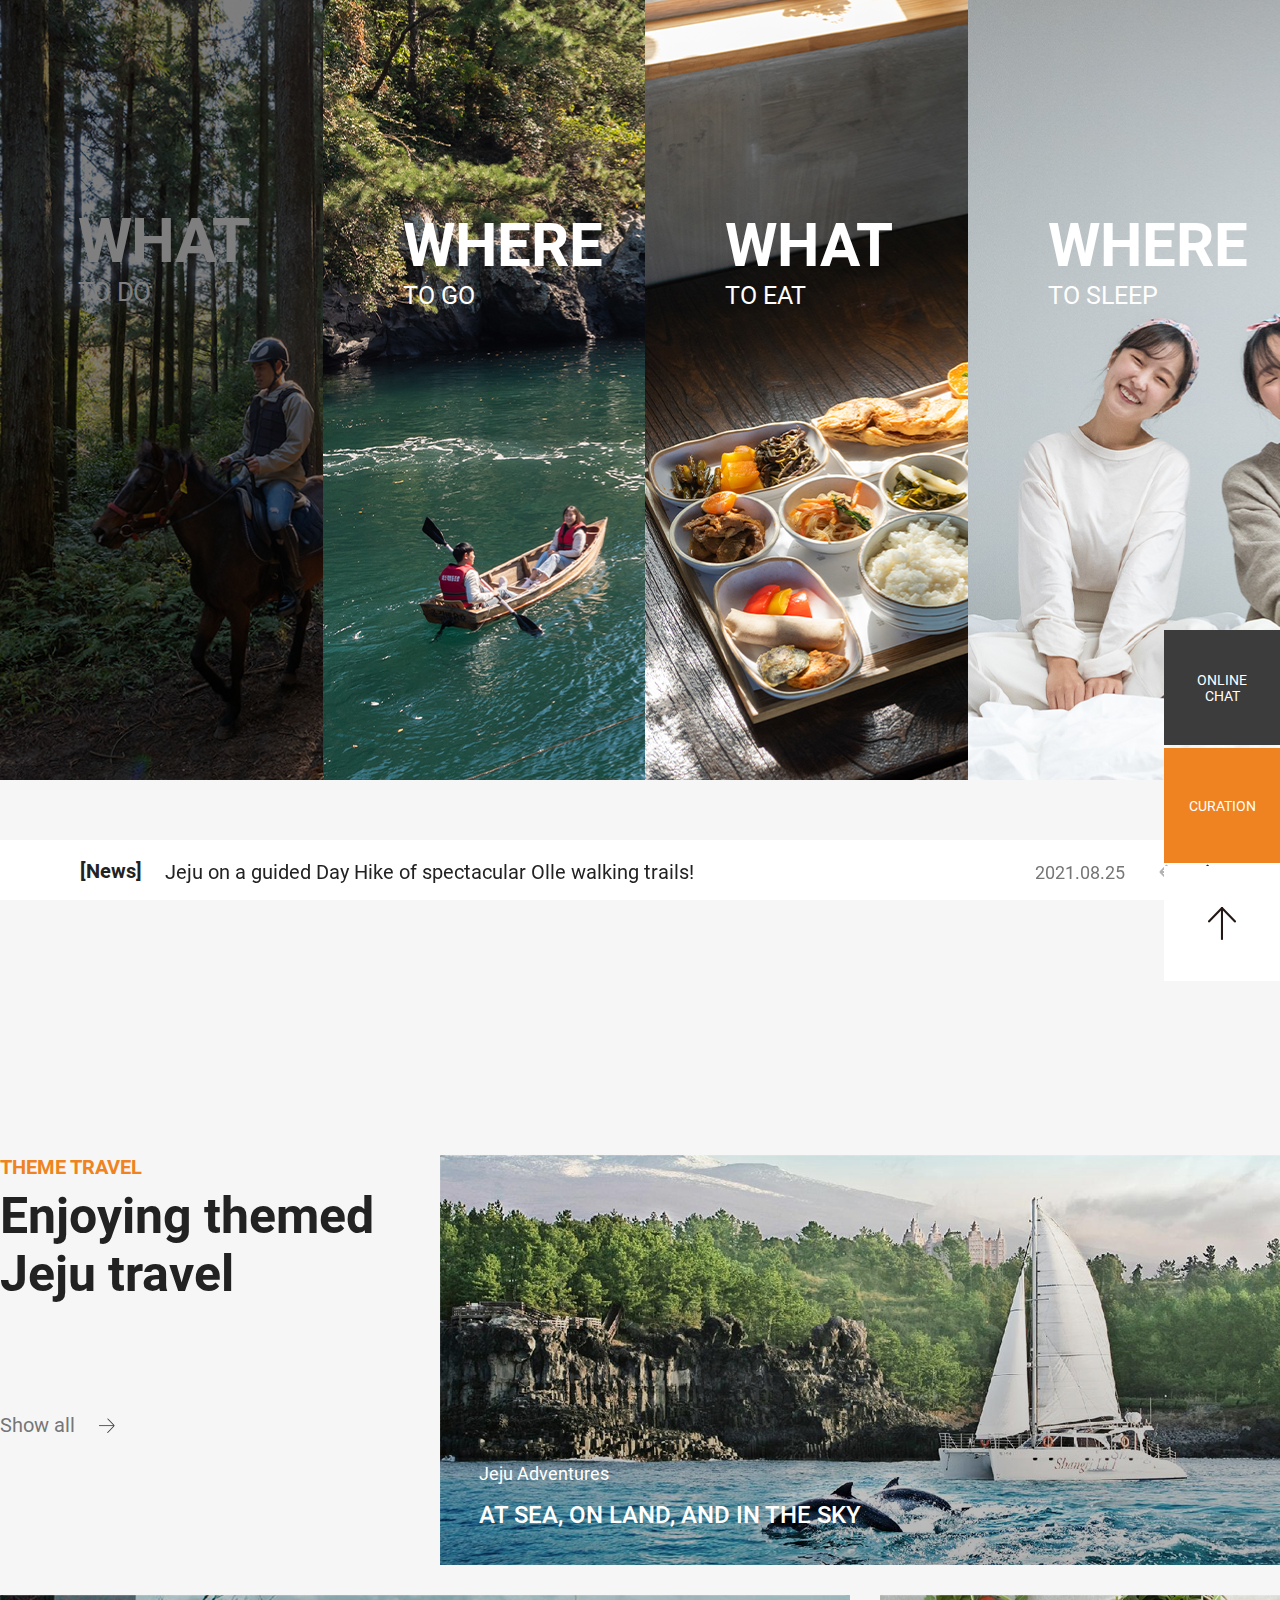
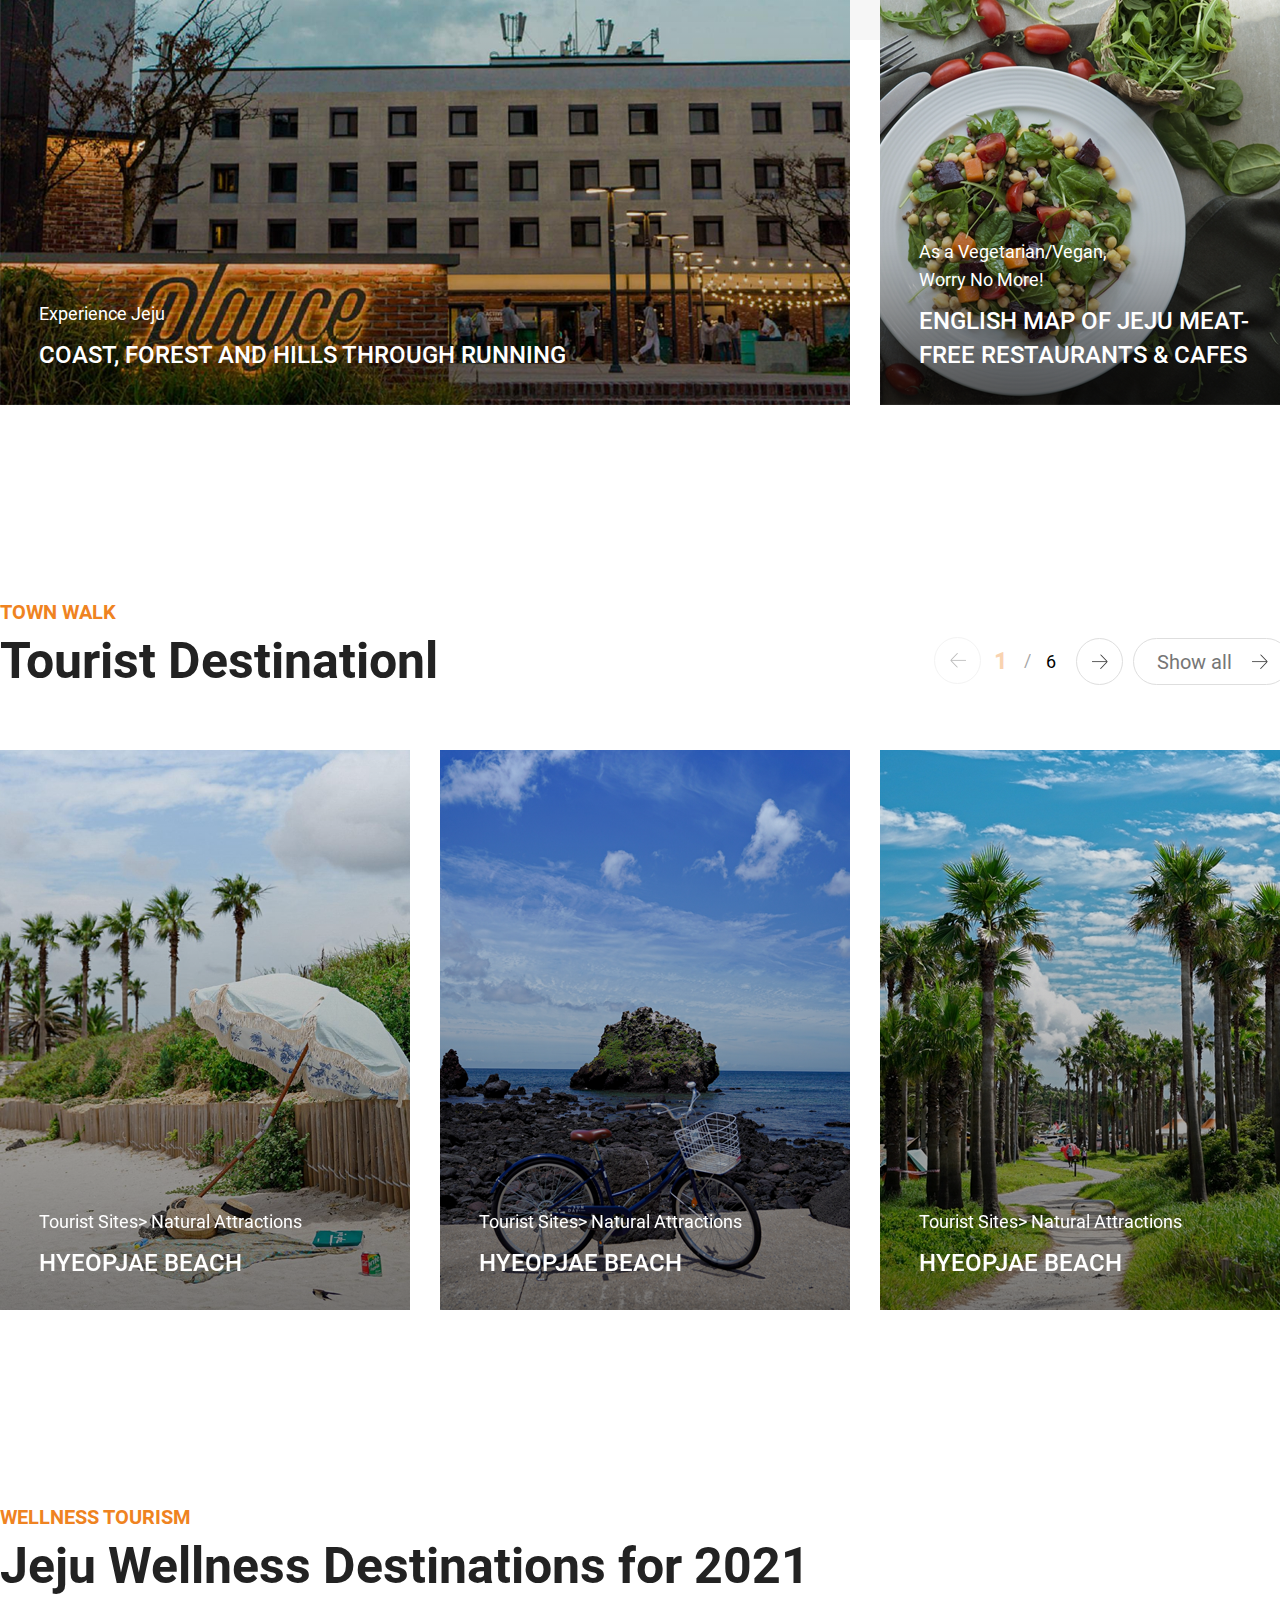
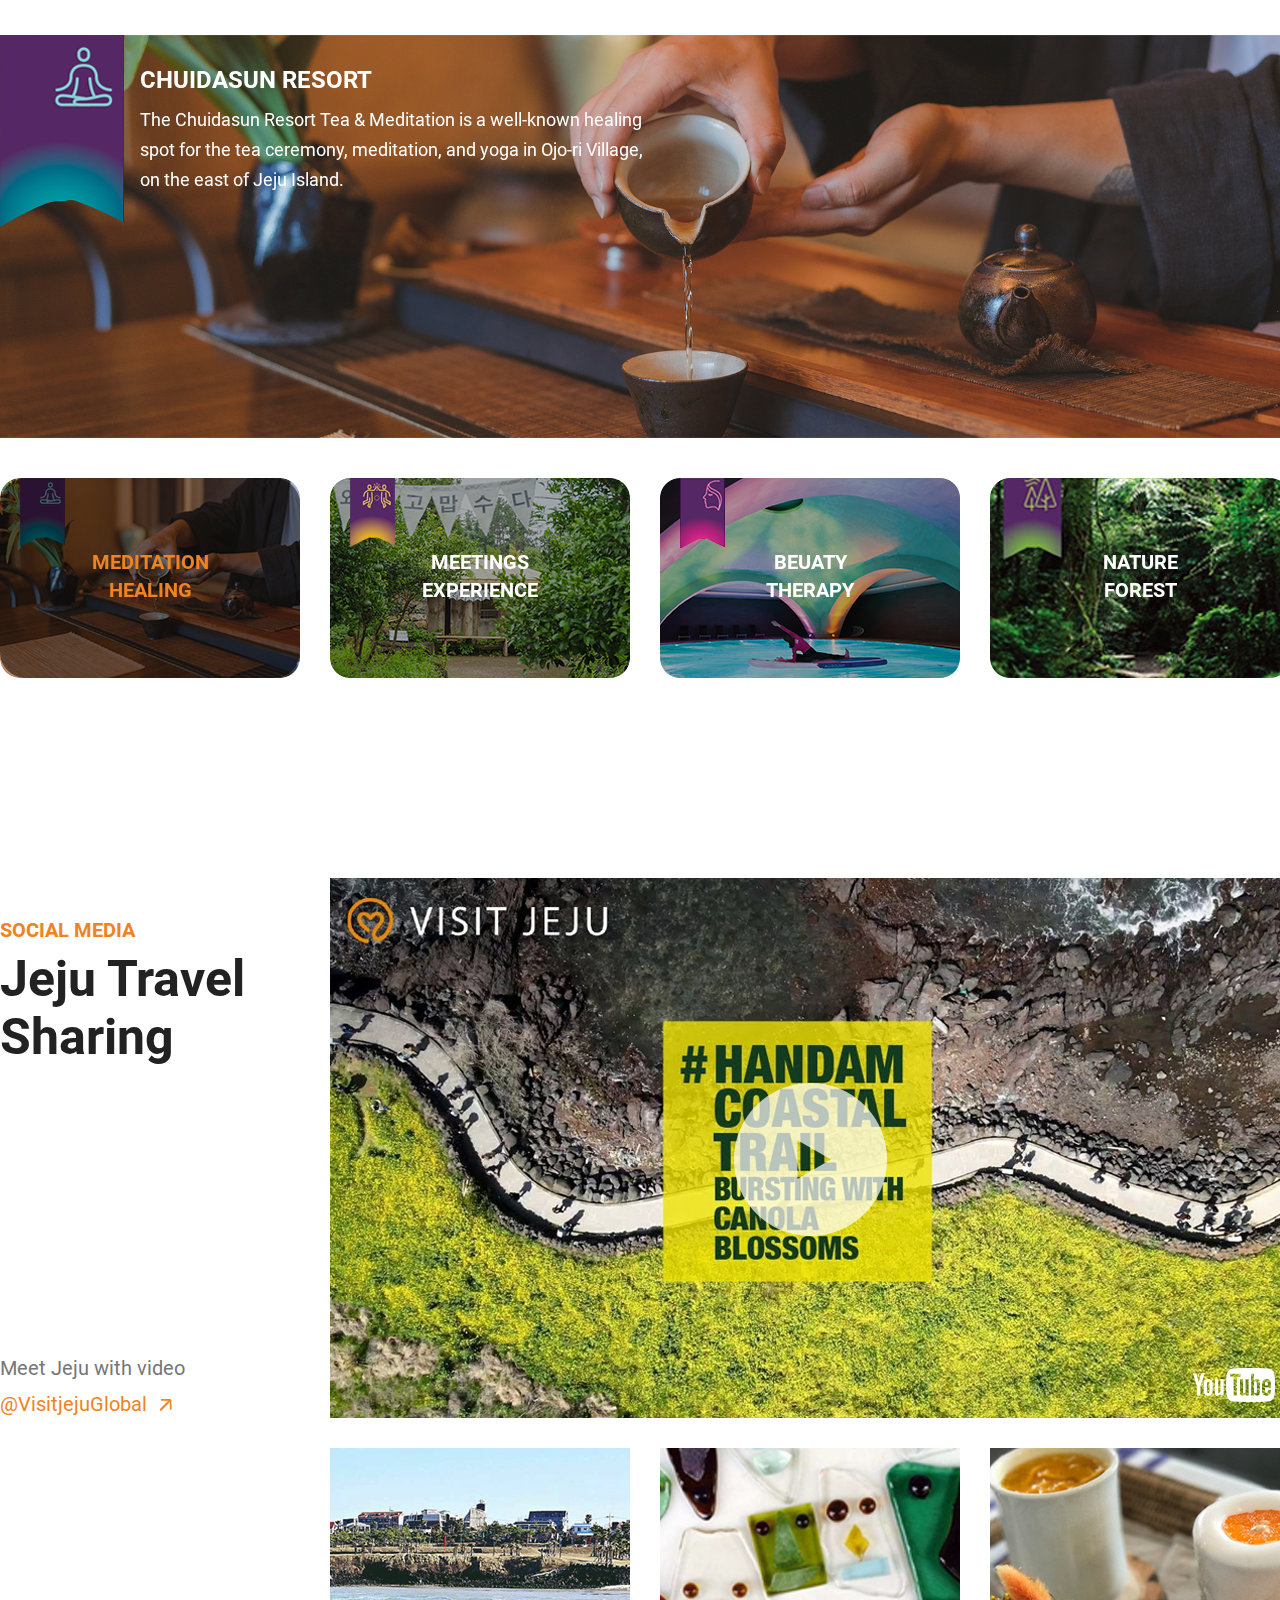
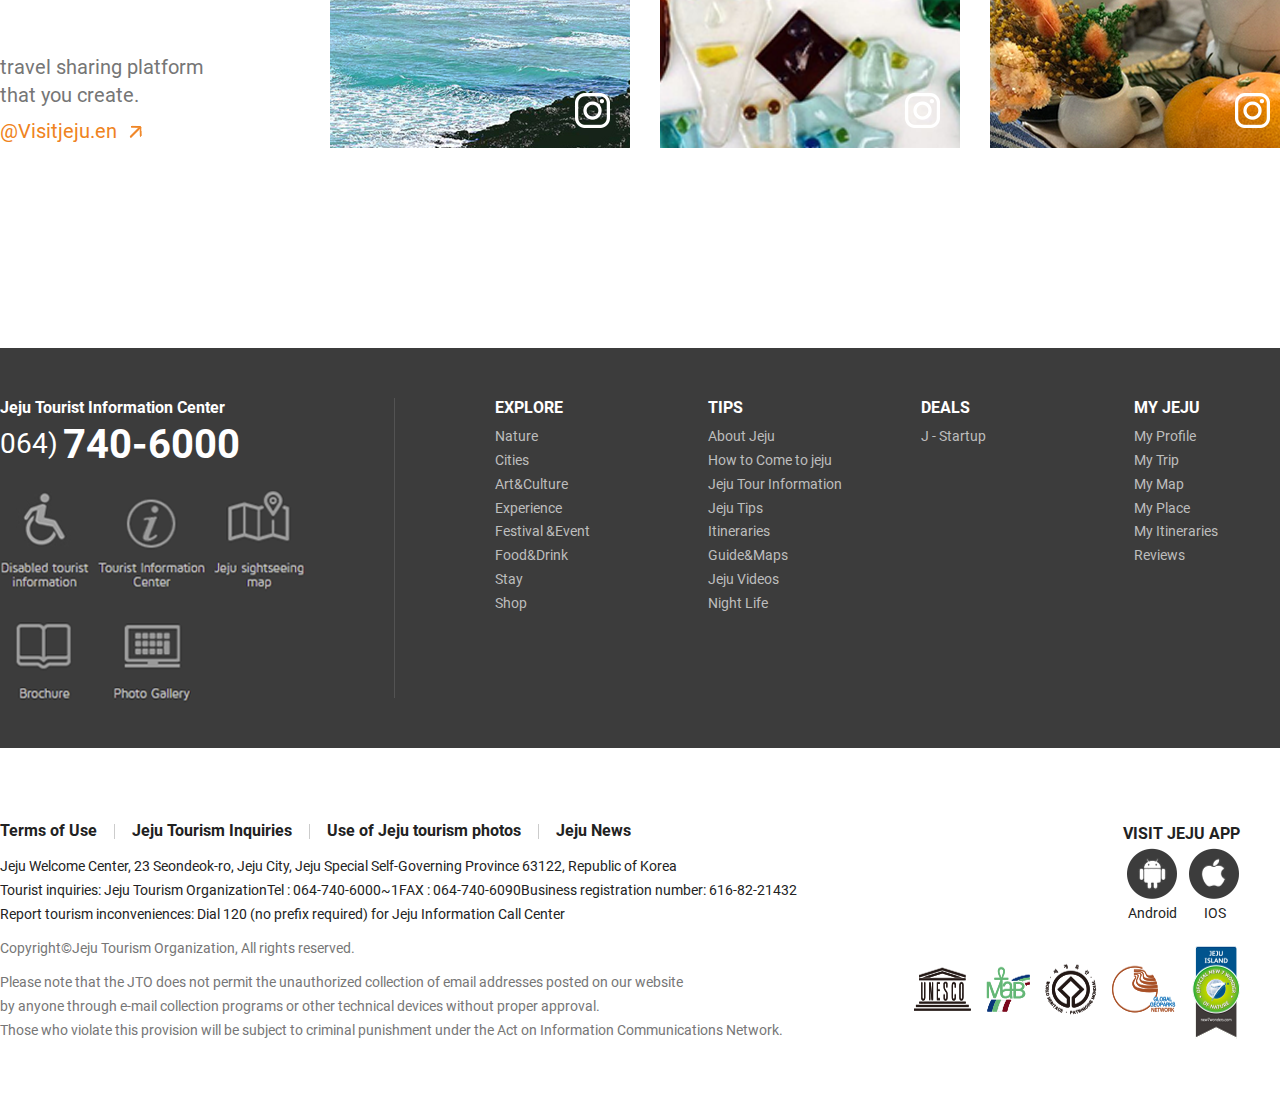
<file: index.html>
<!DOCTYPE html>
<html lang="ko">

<head>
	<meta charset="utf-8">
	<title>VISIT JEJU</title>
	<meta http-equiv="X-UA-Compatible" content="IE=edge">
	<meta name="viewport" content="width=device-width, initial-scale=1" />
	<meta name="author" content="VISIT JEJU" />
	<meta name="subject" content="VISIT JEJU">
	<meta name="keywords" content="VISIT JEJU">
	<meta name="description" content="VISIT JEJU">

	<meta property="og:title" content="VISIT JEJU" />
	<meta property="og:description" content="VISIT JEJU" />
	<meta property="og:type" content="website" />
	<meta property="og:url" content="" />
	<link rel="stylesheet" href="js/lib/swiper.min.css">
	<link rel="stylesheet" href="js/lib/owl.carousel.min.css">
	<link rel="stylesheet" href="js/lib/owl.theme.default.min.css"> 
	<link rel="stylesheet" href="styles-overseas/common/general.css">

	<!-- Common Library -->
	<script type="text/javascript" src="js/lib/jquery-3.4.1.min.js"></script>
	<script type="text/javascript" src="js/lib/swiper.min.js"></script>
	<script type="text/javascript" src="../js/lib/owl.carousel.js"></script>
	<script type="text/javascript" src="js/ui.js"></script>
</head>

<body class="main">
	<div class="wrapper">
		<!-- header -->
		<header class="header">
			<div class="inner-conts">
				<h1 class="logo"><a href="#none">VISIT JEJU</a></h1>
				<!-- GNB -->
				<nav id="gnb">
					<ul class="depth01">
						<li>
							<a href="#none">EXPLORE</a>
							<div class="depth02">
								<ul>
									<li><a href="#none" class="nav01"><span>Nature</span></a></li>
									<li><a href="#none" class="nav02"><span>Cities</span></a></li>
									<li><a href="#none" class="nav03"><span>Art&Culture</span></a></li>
									<li><a href="#none" class="nav04"><span>Experience</span></a></li>
									<li><a href="#none" class="nav05"><span>Festival &Event</span></a></li>
									<li><a href="#none" class="nav06"><span>Food&Drink</span></a></li>
									<li><a href="#none" class="nav07"><span>Stay</span></a></li>
									<li><a href="#none" class="nav08"><span>Shop</span></a></li>
								</ul>
							</div>
						</li>
						<li>
							<a href="#none">TIPS</a>
							<div class="depth02">
								<ul class="menu-wrap">
									<li><a href="#none"><span>ABOUT JEJU</span></a></li>
									<li><a href="#none"><span>ACCESS</span></a></li>
									<li><a href="#none"><span>TRAVEL POINTERS</span></a></li>
									<li><a href="#none"><span>ITINERARIES</span></a></li>
									<li><a href="#none"><span>GUIDE & MAPS</span></a></li>
									<li><a href="#none"><span>MULTIMEDIA</span></a></li>
									<li><a href="#none"><span>NEWS</span></a></li>
									<li><a href="#none"><span>THEME MAP</span></a></li>
									<li><a href="#none"><span>THEME PROGRAM</span></a></li>
								</ul>
							</div>
						</li>
						<li>
							<a href="#none">DEALS</a>
							<div class="depth02"></div>
						</li>
						<li>
							<a href="#none">MY JEJU</a>
							<div class="depth02">
								<ul class="menu-wrap m4">
									<li><a href="#none"><span>My Profile</span></a></li>
									<li><a href="#none"><span>My Trip</span></a></li>
									<li><a href="#none"><span>My Map</span></a></li>
									<li><a href="#none"><span>My Place</span></a></li>
									<li><a href="#none"><span>My Itineraries</span></a></li>
									<li><a href="#none"><span>My Reviews</span></a></li>
								</ul>
							</div>
						</li>
					</ul>
				</nav>
				<!--// GNB -->

				<div class="language-wrap">
					<button type="button" class="language-btn">ENG</button>
					<div class="select">
						<a href="#none">ENG</a>
						<a href="#none">KOR</a>
					</div>
					<button type="button" class="btn-search"><i class="hidden">search</i></button>
				</div>
			</div>


			<!--검색-->
			<div class="search-wrap">
				<div class="inner">
					<p class="hidden">LOOKING FOR SOMETHING?</p>
					<div class="search-area">
						<div class="search-form">
							<p><input type="text" id="search-inp" placeholder="Enter a search term"></p>
							<button type="button"><i class="hidden">search</i></button>
						</div>

						<div class="tag-area">
							<div class="inner">
								<div class="tag-wrap">
									<button type="button">#surfing</button>
									<button type="button">#hydrangea</button>
									<button type="button">#publicbus</button>
									<button type="button">#WorldHeritageFestival</button>
									<button type="button">#ViewPoint</button>
									<button type="button">#olletracking	</button>
									<button type="button">#surfing</button> 
									<button type="button">+</button>
								</div> 
							</div>
						</div>
					</div>
					<button type="button" class="btn-close"><i class="hidden">close</i></button>
				</div>
			</div>
			<!--// 검색 -->
		</header>
		<!--  // header -->

		<div class="visual-wrap mainVisual">

			<!--
				4개 분할 이미지 버튼 클릭하면 펼쳐지는 영역
				펼쳐지는 클래스 'show' visualView > bg01.show
			 -->
			<div class="visualView">
				<div class="bg01"><!-- 펼처지는 동착 : bg01.show -->
					<div class="item-wrap-bg">
						<div class="item-wrap">
							<p>
								<span>
									<strong>WHAT</strong>TO DO <br>
									<button type="button" class="btnBack">Back</button>
								</span> 
							</p>
							<div class="slide-wrap"> 
								<!--visualthumb01-->
								<div class="swiper-container visual-thumb visualthumb01">
									<div class="swiper-wrapper">
										<div class="swiper-slide">
											<a href="#none">
												<img src="image/temp/img_4.png" alt="">
												<p>#Suwolbong</p>
											</a>
										</div>
										<div class="swiper-slide">
											<a href="#none">
												<img src="image/temp/img_5.png" alt="">
												<p>#Suwolbong</p>
											</a>
										</div>
										<div class="swiper-slide">
											<a href="#none">
												<img src="image/temp/img_6.png" alt="">
												<p>#Suwolbong</p>
											</a>
										</div>
										<div class="swiper-slide">
											<a href="#none">
												<img src="image/temp/img_6.png" alt="">
												<p>#Suwolbong</p>
											</a>
										</div> 
										<div class="swiper-slide">
											<a href="#none">
												<img src="image/temp/img_6.png" alt="">
												<p>#Suwolbong</p>
											</a>
										</div> 
										<div class="swiper-slide">
											<a href="#none">
												<img src="image/temp/img_4.png" alt="">
												<p>#Suwolbong</p>
											</a>
										</div>
									</div>
									<div class="swiper-buttons">
										<div class="swiper-button-prev"></div>
										<div class="swiper-button-next"></div>
										<div class="swiper-button-lock"></div>
									</div>
									<div class="swiper-pagination"></div>
								</div>
								<!--// visualthumb01-->
							</div>
						</div>
					</div>
				</div>
				<div class="bg02"><!-- 펼처지는 동착 : bg01.show -->
					<div class="item-wrap-bg">
						<div class="item-wrap">
							<p>
								<span>
									<strong>WHERE</strong>TO GO  <br>
									<button type="button" class="btnBack">Back</button>
								</span>
							</p>
							<div class="slide-wrap">
								<!--visualthumb02-->
								<div class="swiper-container visual-thumb visualthumb02">
									<div class="swiper-wrapper">
										<div class="swiper-slide">
											<a href="#none">
												<img src="image/temp/img_4.png" alt="">
												<p>#Suwolbong</p>
											</a>
										</div>
										<div class="swiper-slide">
											<a href="#none">
												<img src="image/temp/img_5.png" alt="">
												<p>#Suwolbong</p>
											</a>
										</div>
										<div class="swiper-slide">
											<a href="#none">
												<img src="image/temp/img_6.png" alt="">
												<p>#Suwolbong</p>
											</a>
										</div> 
										<div class="swiper-slide">
											<a href="#none">
												<img src="image/temp/img_4.png" alt="">
												<p>#Suwolbong</p>
											</a>
										</div>
										<div class="swiper-slide">
											<a href="#none">
												<img src="image/temp/img_6.png" alt="">
												<p>#Suwolbong</p>
											</a>
										</div> 
										<div class="swiper-slide">
											<a href="#none">
												<img src="image/temp/img_4.png" alt="">
												<p>#Suwolbong</p>
											</a>
										</div>
									</div>
									<div class="swiper-buttons">
										<div class="swiper-button-prev"></div>
										<div class="swiper-button-next"></div>
									</div>
									<div class="swiper-pagination"></div>
								</div>
								<!--// visualthumb02-->
							</div>
						</div>
					</div>
				</div>
				<div class="bg03"><!-- 펼처지는 동착 : bg01.show -->
					<div class="item-wrap-bg">
						<div class="item-wrap">
							<p>
								<span>
									<strong>WHAT</strong>TO EAT <br>
									<button type="button" class="btnBack">Back</button>
								</span>
							</p>
							<div class="slide-wrap">
								<!--visualthumb03-->
								<div class="swiper-container visual-thumb visualthumb03">
									<div class="swiper-wrapper">
										<div class="swiper-slide">
											<a href="#none">
												<img src="image/temp/img_4.png" alt="">
												<p>#Suwolbong</p>
											</a>
										</div>
										<div class="swiper-slide">
											<a href="#none">
												<img src="image/temp/img_5.png" alt="">
												<p>#Suwolbong</p>
											</a>
										</div>
										<div class="swiper-slide">
											<a href="#none">
												<img src="image/temp/img_6.png" alt="">
												<p>#Suwolbong</p>
											</a>
										</div>
										<div class="swiper-slide">
											<a href="#none">
												<img src="image/temp/img_6.png" alt="">
												<p>#Suwolbong</p>
											</a>
										</div>
										<div class="swiper-slide">
											<a href="#none">
												<img src="image/temp/img_6.png" alt="">
												<p>#Suwolbong</p>
											</a>
										</div> 
										<div class="swiper-slide">
											<a href="#none">
												<img src="image/temp/img_4.png" alt="">
												<p>#Suwolbong</p>
											</a>
										</div>
									</div>
									<div class="swiper-buttons">
										<div class="swiper-button-prev"></div>
										<div class="swiper-button-next"></div>
									</div>
									<div class="swiper-pagination"></div>
								</div>
								<!--// visualthumb03-->
							</div>
						</div>
					</div>
				</div>
				<div class="bg04"><!-- 펼처지는 동착 : bg01.show -->
					<div class="item-wrap-bg">
						<div class="item-wrap">
							<p>
								<span>
									<strong>WHERE</strong>TO SLEEP <br>
									<button type="button" class="btnBack">Back</button>
								</span>
							</p>
							<div class="slide-wrap">
								<!--visualthumb04-->
								<div class="swiper-container visual-thumb visualthumb04">
									<div class="swiper-wrapper">
										<div class="swiper-slide">
											<a href="#none">
												<img src="image/temp/img_4.png" alt="">
												<p>#Suwolbong</p>
											</a>
										</div>
										<div class="swiper-slide">
											<a href="#none">
												<img src="image/temp/img_5.png" alt="">
												<p>#Suwolbong</p>
											</a>
										</div>
										<div class="swiper-slide">
											<a href="#none">
												<img src="image/temp/img_6.png" alt="">
												<p>#Suwolbong</p>
											</a>
										</div>
										<div class="swiper-slide">
											<a href="#none">
												<img src="image/temp/img_6.png" alt="">
												<p>#Suwolbong</p>
											</a>
										</div>
										<div class="swiper-slide">
											<a href="#none">
												<img src="image/temp/img_6.png" alt="">
												<p>#Suwolbong</p>
											</a>
										</div>
										<div class="swiper-slide">
											<a href="#none">
												<img src="image/temp/img_6.png" alt="">
												<p>#Suwolbong</p>
											</a>
										</div>
									</div>
									<div class="swiper-buttons">
										<div class="swiper-button-prev"></div>
										<div class="swiper-button-next"></div>
									</div>
									<div class="swiper-pagination"></div>
								</div>
								<!--// visualthumb04-->
							</div>
						</div>
					</div>
				</div>
			</div><!--// 4개 분할이미지 버튼 클릭하면 펼쳐지는 영역 -->

			<!--
				화면 진입 시 4개 분할 화면
				bg01 > button 클릭하면 visualView 영역 펼쳐짐
			 -->
			<div class="visual">
				<div class="bg01"><button type="button"><span><strong>WHAT</strong>TO DO</span></button></div>
				<div class="bg02"><button type="button"><span><strong>WHERE</strong>TO GO</span></button></div>
				<div class="bg03"><button type="button"><span><strong>WHAT</strong>TO EAT</span></button></div>
				<div class="bg04"><button type="button"><span><strong>WHERE</strong>TO SLEEP</span></button></div>
			</div>
		</div>


			<div class="notice-wrap">
				<!--notice-->
				<div class="swiper-container noticeSwiper">
					<p class="tit"><strong>[News]</strong> </p>
					<div class="swiper-wrapper">
						<div class="swiper-slide">
							<a href="#none">
								<p>
									<em>Jeju on a guided Day Hike of spectacular Olle walking trails!</em>
								</p>
								<span>2021.08.25</span>
							</a>
						</div>
						<div class="swiper-slide">
							<a href="#none">
								<p>
									<em>Jeju on a guided Day Hike of spectacular Olle walking trails!</em>
								</p>
								<span>2021.08.25</span>
							</a>
						</div>
						<div class="swiper-slide">
							<a href="#none">
								<p>
									<em>Jeju on a guided Day Hike of spectacular Olle walking trails!</em>
								</p>
								<span>2021.08.25</span>
							</a>
						</div>
					</div>
					<div class="swiper-button-wrap">
						<div class="swiper-button-next"></div>
						<div class="swiper-button-prev"></div>
					</div>
				</div>
			</div>

			<div class="theme-travel-wrap">
				

				<!--theme-travel-->
				<div class="theme-travel">
					<div class="h2-wrap">
						<em>THEME TRAVEL</em>
						<h2>Enjoying themed<br>Jeju travel</h2>
						<a href="#none" class="view-more">Show all</a>
					</div>
					<div class="img-area">
						<a href="#none">
							<img src="image/temp/img_1.png" alt="">
							<p>
								<em>Jeju Adventures</em>
								at Sea, on Land, and in the Sky
							</p>
						</a>
					</div>
				</div>
				<div class="theme-travel">
					<div class="img-area">
						<a href="#none">
							<img src="image/temp/img_2.png" alt="">
							<p>
								<em>Experience Jeju</em>
								Coast, Forest and Hills through Running
							</p>
						</a>
					</div>
					<div class="img-area">
						<a href="#none">
							<img src="image/temp/img_3.png" alt="">
							<p>
								<em>As a Vegetarian/Vegan,<br>Worry No More!</em>
								English Map of Jeju Meat-free Restaurants & Cafes
							</p>
						</a>
					</div>
				</div>
			</div>

			<!--town walk-->
			<div class="swiper-container townSwiper">
				<div class="inner">
					<div class="h2-wrap">
						<em>town walk</em>
						<h2>Tourist Destinationl</h2>
					</div>
					<div class="swiper-buttons">
						<div class="swiper-button-prev"><i class="current-number">1</i>/</div>
						<div class="swiper-button-next"><i class="total-number"></i></div>
						<a href="#none" class="view-more">Show all</a>
					</div>
				</div>
				<div class="swiper-wrapper">
					<div class="swiper-slide">
						<a href="#none">
							<img src="image/temp/img_4.png" alt="">
							<p>
								<em>Tourist Sites> Natural Attractions</em>
								Hyeopjae Beach
							</p>
						</a>
					</div>
					<div class="swiper-slide">
						<a href="#none">
							<img src="image/temp/img_5.png" alt="">
							<p>
								<em>Tourist Sites> Natural Attractions</em>
								Hyeopjae Beach
							</p>
						</a>
					</div>
					<div class="swiper-slide">
						<a href="#none">
							<img src="image/temp/img_6.png" alt="">
							<p>
								<em>Tourist Sites> Natural Attractions</em>
								Hyeopjae Beach
							</p>
						</a>
					</div>
					<div class="swiper-slide">
						<a href="#none">
							<img src="image/temp/img_4.png" alt="">
							<p>
								<em>Tourist Sites> Natural Attractions</em>
								Hyeopjae Beach
							</p>
						</a>
					</div>
					<div class="swiper-slide">
						<a href="#none">
							<img src="image/temp/img_5.png" alt="">
							<p>
								<em>Tourist Sites> Natural Attractions</em>
								Hyeopjae Beach
							</p>
						</a>
					</div>
					<div class="swiper-slide">
						<a href="#none">
							<img src="image/temp/img_6.png" alt="">
							<p>
								<em>Tourist Sites> Natural Attractions</em>
								Hyeopjae Beach
							</p>
						</a>
					</div>
				</div>
			</div>

			<!--WELLNESS TOURISM-->
			<div class="wellness-wrap">
				<div class="swiper-container wellnessSwiper2">
					<div class="inner">
						<div class="h2-wrap">
							<em>WELLNESS TOURISM</em>
							<h2>Jeju Wellness Destinations for 2021</h2>
						</div>
					</div>
					<div class="swiper-wrapper">
						<div class="swiper-slide">
							<a href="#none" class="type01">
								<p class="img"><img src="image/temp/wellness_img_1.png" alt=""></p>
								<p class="txt">
									<strong>Chuidasun Resort</strong>
									The Chuidasun Resort Tea & Meditation is a well-known healing <br>
									spot for the tea ceremony, meditation, and yoga in Ojo-ri Village, <br>
									on the east of Jeju Island.
								</p>
							</a>
						</div>
						<div class="swiper-slide">
							<a href="#none" class="type02">
								<p class="img"><img src="image/temp/wellness_img_2.png" alt=""></p>
								<p class="txt">
									<strong>Southernmost Theme Park</strong>
									Greetings. Our farm is Jeju Rural Life Experiencing Farm. What is <br>
									there in Jejudo Island to see? Citrus is the first thing that comes<br>
									into mind when we say Jejudo Island. We cultivate various breeds
								</p>
							</a>
						</div>
						<div class="swiper-slide">
							<a href="#none" class="type03">
								<p class="img"><img src="image/temp/wellness_img_3.png" alt=""></p>
								<p class="txt">
									<strong>WE Hotel Wellness Center</strong>
									WE Hotel is Korea's first customized health resort that combines<br>
									tourism and health care services. It is located in the mid-mountain<br>
									region of Hallasan Mountain. breeds to operate 1 year 4
								</p>
							</a>
						</div>
						<div class="swiper-slide">
							<a href="#none" class="type04">
								<p class="img"><img src="image/temp/wellness_img_4.png" alt=""></p>
								<p class="txt">
									<strong>Hwansang Forest Gotjawal Park</strong>
									Take a healing trip in nature! You can experience it in Gotjawal, <br>
									a natural primeval forest in Jejudo Island. The forest friend will <br>
									guide you through the trip by sharing stories of the residents of <br>
									Jejudo Island and providing information on the various plants of <br>
									Gotjawal.season experience system.
								</p>
							</a>
						</div>
					</div>
				</div>
				<div thumbsSlider="" class="swiper wellnessSwiper">
					<div class="swiper-wrapper">
						<div class="swiper-slide">
							<img src="image/temp/wellness_thumb_1.png" alt="">
							<em>MEDITATION<br>HEALING</em>
						</div>
						<div class="swiper-slide">
							<img src="image/temp/wellness_thumb_2.png" alt="">
							<em>MEETINGS<br>EXPERIENCE</em>
						</div>
						<div class="swiper-slide">
							<img src="image/temp/wellness_thumb_3.png" alt="">
							<em>BEUATY<br>THERAPY</em>
						</div>
						<div class="swiper-slide">
							<img src="image/temp/wellness_thumb_4.png" alt="">
							<em>NATURE<br>FOREST</em>
						</div>
					</div>
				</div>
			</div>

			<!--social-media-->
			<div class="social-media">
				<div class="media-area">
					<div class="h2-wrap">
						<em>SOCIAL MEDIA</em>
						<h2>Jeju Travel Sharing</h2>
						<p class="txt-type">
							<span>Meet Jeju with video</span>
							<em class="color-text">@VisitjejuGlobal</em>
						</p>
					</div>

					<div class="you-tube">
						<img src="image/temp/img_14.png" alt="">
						<!-- 유투브 링크 시 이미지는 삭제하고 링크하세요.
						<iframe width="100%" height="100%" src="주소" frameborder="0" allow="accelerometer; autoplay; clipboard-write; encrypted-media; gyroscope; picture-in-picture"
								allowfullscreen></iframe> 
								-->
					</div>
				</div>

				<div class="instagram-wrap">
					<p class="txt-type">
						<span>travel sharing platform<br>that you create.</span>
						<em class="color-text">@Visitjeju.en</em>
					</p>
					<div class="instagram-item">
						<span>
							<img src="image/temp/img_11.png" alt="">
							<button type="button"><i>인스타그램</i></button>
						</span>
						<span>
							<img src="image/temp/img_12.png" alt="">
							<button type="button"><i>인스타그램</i></button>
						</span>
						<span>
							<img src="image/temp/img_13.png" alt="">
							<button type="button"><i>인스타그램</i></button>
						</span>
					</div>
				</div>
			</div>


		<div id="quick01" class="quick-wrap">
			<button type="button" class="btn-online"><i>ONLINE<br>CHAT</i></button>
			<button type="button" class="btn-curation"><i>CURATION</i></button>
			<button type="button" class="btn-top"><i class="hidden">TOP</i></button>
			<div class="curation-cont">
				<p>If you input some basic information below, we will provide you with big data-based recommended travel information.</p>
				<div class="gender-wrap">
					<strong>GENDER</strong>
					<input type="radio" id="radio" name="radio"><label for="radio">Male</label>
					<input type="radio" id="radio1" name="radio"><label for="radio1">Female</label>
				</div>
				<div class="age-wrap">
					<strong>AGE</strong>
					<input type="radio" id="radio2" name="radio2"><label for="radio2">10s</label>
					<input type="radio" id="radio3" name="radio2"><label for="radio3">20s</label>
					<input type="radio" id="radio4" name="radio2"><label for="radio4">30s</label>
					<input type="radio" id="radio5" name="radio2"><label for="radio5">40s</label>
					<input type="radio" id="radio6" name="radio2"><label for="radio6">50s</label>
					<input type="radio" id="radio7" name="radio2"><label for="radio7">over 60</label>
				</div>
				<button type="button" class="btn-close"><i class="hidden">close</i></button>
			</div>
		</div>


		<!-- footer -->
		<footer class="footer">
			<div class="footer-info">
				<div class="footer-inner">
					<div class="phone-area">
						<strong>Jeju Tourist Information Center</strong>
						<p>
							<em>064)</em>
							<strong>740-6000</strong>
						</p>
						<div class="icon-menu">
							<a href="#none"><span>menu1</span></a>
							<a href="#none"><span>menu2</span></a>
							<a href="#none"><span>menu3</span></a>
							<a href="#none"><span>menu4</span></a>
							<a href="#none"><span>menu5</span></a>
						</div>
					</div>
					<div class="foot-nav">
						<ul class="depth01">
							<li>
								<a href="#none">EXPLORE</a>
								<ul class="depth02">
									<li><a href="#none">Nature</a></li>
									<li><a href="#none">Cities</a></li>
									<li><a href="#none">Art&Culture</a></li>
									<li><a href="#none">Experience</a></li>
									<li><a href="#none">Festival &Event</a></li>
									<li><a href="#none">Food&Drink</a></li>
									<li><a href="#none">Stay</a></li>
									<li><a href="#none">Shop</a></li>
								</ul>
							</li>
							<li>
								<a href="#none">TIPS</a>
								<ul class="depth02">
									<li><a href="#none">About Jeju
									<li><a href="#none">How to Come to jeju</a></li>
									<li><a href="#none">Jeju Tour Information</a></li>
									<li><a href="#none">Jeju Tips</a></li>
									<li><a href="#none">Itineraries</a></li>
									<li><a href="#none">Guide&Maps</a></li>
									<li><a href="#none">Jeju Videos</a></li>
									<li><a href="#none">Night Life</a></li>
								</ul>
							</li>
							<li>
								<a href="#none">DEALS</a>
								<ul class="depth02">
									<li><a href="#none">J - Startup</a></li>
								</ul>
							</li>
							<li>
								<a href="#none">MY JEJU</a>
								<ul class="depth02">
									<li><a href="#none">My Profile</a></li>
									<li><a href="#none">My Trip</a></li>
									<li><a href="#none">My Map</a></li>
									<li><a href="#none">My Place</a></li>
									<li><a href="#none">My Itineraries</a></li>
									<li><a href="#none">Reviews</a></li>
								</ul>
							</li>
						</ul>
					</div>
				</div>
			</div>

			<div class="inner">
				<div class="foot-menu-wrap">
					<ul class="foot-menu">
						<li><a href="#none">Terms of Use</a></li>
						<li><a href="#none">Jeju Tourism Inquiries</a></li>
						<li><a href="#none">Use of Jeju tourism photos</a></li>
						<li><a href="#none">Jeju News</a></li>
					</ul>
					<p>Jeju Welcome Center, 23 Seondeok-ro, Jeju City, Jeju Special Self-Governing Province 63122, Republic of Korea<br>
						Tourist inquiries: Jeju Tourism OrganizationTel : 064-740-6000~1FAX : 064-740-6090Business registration number: 616-82-21432<br>
						Report tourism inconveniences: Dial 120 (no prefix required) for Jeju Information Call Center</p>
					<p class="color">Copyright©Jeju Tourism Organization, All rights reserved.</p>
					<p class="color">Please note that the JTO does not permit the unauthorized collection of email addresses posted on our website <br>
						by anyone through e-mail collection programs or other technical devices without proper approval. <br>
						Those who violate this provision will be subject to criminal punishment under the Act on Information Communications Network.</p>
				</div>

				<div class="foot-info">
					 <div class="sns-area">
						 <p>VISIT JEJU APP</p>
						 <a href="#none" class="android">Android</a>
						 <a href="#none" class="ios">IOS</a>
					 </div>
					 <div class="banner-area">
						 <img src="image/foot_icon.png" alt="">
					 </div>
				</div>
			</div>
		</footer>
		<!--// footer -->
	</div>


	<script>
	// (doc: https://swiperjs.com/api/)
	// notice
	var swiper = new Swiper(".noticeSwiper", {
		direction: "vertical",
		navigation: {
			nextEl: ".noticeSwiper .swiper-button-next",
			prevEl: ".noticeSwiper .swiper-button-prev",
		},
		pagination: {
		el: ".swiper-pagination",
		clickable: false,
		},
	});

	// Tourist
	let swiperLeng2 = $('.townSwiper .swiper-slide').length;//데이터 갯수
	$('.townSwiper .total-number').text(swiperLeng2);
	var swiper = new Swiper(".townSwiper", {
		slidesPerView: "auto",
		centeredSlides: true,
		spaceBetween: 30,

		loop: false,
		navigation: {
			nextEl: ".townSwiper .swiper-button-next",
			prevEl: ".townSwiper .swiper-button-prev",
		},
		on: {
			slideChangeTransitionStart: function () {
				let currentIndex = $('.townSwiper .swiper-slide-active').index();
				if (currentIndex === (swiperLeng2 + 1)) { currentIndex = 1 }
				$('.townSwiper .current-number').text(currentIndex + 1);
			}
		},
	});

	// wellness
	var swiper = new Swiper(".wellnessSwiper", {
		loop: false,
		spaceBetween: 0,
		slidesPerView: 4,
		freeMode: true,
		watchSlidesProgress: true,
	});
      var swiper2 = new Swiper(".wellnessSwiper2", {
        loop: false,
        spaceBetween: 0,
		pagination: {
			el: '.swiper-pagination',
		},
        navigation: {
          nextEl: ".wellnessSwiper2 .swiper-button-next",
          prevEl: ".wellnessSwiper2 .swiper-button-prev",
        },
        thumbs: {
          swiper: swiper,
        },
    });



	// visual 
	var swiper = new Swiper(".visualthumb01", {
		slidesPerView: "auto",
        loop: true,
        spaceBetween: 0, 
		autoplay: {
			delay: 5000,
			prevEl: ".visualthumb01 .swiper-button-prev",
		},
		pagination: {
			el: '.visualthumb01 .swiper-pagination',
			type: "fraction",
		},
        navigation: {
          nextEl: ".visualthumb01 .swiper-button-next",
          prevEl: ".visualthumb01 .swiper-button-prev",
        }, 
    });

 

	var swiper = new Swiper(".visualthumb02", {
		slidesPerView: "auto",
        loop: true,
        spaceBetween: 0, 
		pagination: {
			el: '.visualthumb02 .swiper-pagination',
			type: "fraction",
		},
        navigation: {
          nextEl: ".visualthumb02 .swiper-button-next",
          prevEl: ".visualthumb02 .swiper-button-prev",
        }, 
    });
 
	var swiper = new Swiper(".visualthumb03", {
		slidesPerView: "auto",
        loop: true,
        spaceBetween: 0, 
		pagination: {
			el: '.visualthumb03 .swiper-pagination',
			type: "fraction",
		},
        navigation: {
          nextEl: ".visualthumb03 .swiper-button-next",
          prevEl: ".visualthumb03 .swiper-button-prev",
        }, 
    });
 
	var swiper = new Swiper(".visualthumb04", {
		slidesPerView: "auto",
        loop: true,
        spaceBetween: 0, 
		pagination: {
			el: '.visualthumb04 .swiper-pagination',
			type: "fraction",
		},
        navigation: {
          nextEl: ".visualthumb04 .swiper-button-next",
          prevEl: ".visualthumb04 .swiper-button-prev",
        }, 
    });


	</script>

</body>

</html>
</file>
<file: styles-overseas/common/general.css>
@import url("./content_yoon.css");@import url("./content_ham.css");@import url("./content_etribe.css");@import url("./new.css");@import url("./_modify.css");@import url("./new_mal_style.css");@import url("./board.css");@import url("./hotplace_slide.css");@import url("./pop_slider.css");@font-face{font-family:'Roboto';font-style:normal;font-weight:100;src:url(../../fonts/Roboto-Thin.woff2) format("woff2"),url(../../fonts/Roboto-Thin.woff) format("woff"),url(../../fonts/Roboto-Thin.otf) format("opentype")}@font-face{font-family:'Roboto';font-style:normal;font-weight:300;src:url(../../fonts/Roboto-Light.woff2) format("woff2"),url(../../fonts/Roboto-Light.woff) format("woff"),url(../../fonts/Roboto-Light.otf) format("opentype")}@font-face{font-family:'Roboto';font-style:normal;font-weight:400;src:url(../../fonts/Roboto-Regular.woff2) format("woff2"),url(../../fonts/Roboto-Regular.woff) format("woff"),url(../../fonts/Roboto-Regular.otf) format("opentype")}@font-face{font-family:'Roboto';font-style:normal;font-weight:500;src:url(../../fonts/Roboto-Medium.woff2) format("woff2"),url(../../fonts/Roboto-Medium.woff) format("woff"),url(../../fonts/Roboto-Medium.otf) format("opentype")}@font-face{font-family:'Roboto';font-style:normal;font-weight:700;src:url(../../fonts/Roboto-Bold.woff2) format("woff2"),url(../../fonts/Roboto-Bold.woff) format("woff"),url(../../fonts/Roboto-Bold.otf) format("opentype")}@font-face{font-family:'NanumSquare';src:url("/fonts/nanumsquarer.eot");src:url("/fonts/nanumsquarer.eot?#iefix") format("embedded-opentype"),url("/fonts/nanumsquarer.woff2") format("woff2"),url("/fonts/nanumsquarer.woff") format("woff"),url("/fonts/nanumsquarer.ttf") format("truetype"),url("/fonts/nanumsquarer.svg#nanumsquarerregular") format("svg");font-weight:400}@font-face{font-family:'NanumSquare';src:url("/fonts/nanumsquareb.eot");src:url("/fonts/nanumsquareb.eot?#iefix") format("embedded-opentype"),url("/fonts/nanumsquareb.woff2") format("woff2"),url("/fonts/nanumsquareb.woff") format("woff"),url("/fonts/nanumsquareb.ttf") format("truetype"),url("/fonts/nanumsquareb.svg#nanumsquarebregular") format("svg");font-weight:800}html,body{height:100%}html{overflow-y:scroll;font-size:10px}html.en{font-family:"Roboto", “나눔스퀘어”, “나눔고딕”, "NanumGothic", "Malgun Gothic", "맑은고딕", sans-serif}body{font-size:1.4rem;color:#333;-webkit-text-size-adjust:none}address,em{font-style:normal}caption,legend{font-size:1px;line-height:0;height:0;overflow:hidden}a,a:link,a:hover,a:visited,a:active{color:inherit;text-decoration:none}ul,ol{list-style:none}img,table,fieldset,a{border:0}table{width:100%;border:0;border-spacing:0;border-collapse:collapse}article,aside,canvas,details,figcaption,figure,footer,header,hgroup,nav,menu,nav,section{display:block}button{border:0;background:none;font-family:inherit;font-size:inherit;color:inherit;cursor:pointer;text-transform:inherit}textarea{resize:none}a,abbr,acronym,address,applet,article,aside,audio,b,big,blockquote,body,canvas,caption,center,cite,code,dd,del,details,dfn,div,dl,dt,em,embed,fieldset,figcaption,figure,footer,form,h1,h2,h3,h4,h5,h6,header,hgroup,html,i,iframe,img,ins,kbd,label,legend,li,mark,menu,nav,object,ol,output,p,pre,q,ruby,s,samp,section,small,span,strike,strong,sub,summary,sup,table,tbody,td,tfoot,th,thead,time,tr,tt,u,ul,var,video{margin:0;padding:0;border:0;-webkit-box-sizing:border-box;box-sizing:border-box}article,aside,details,dt,figcaption,figure,footer,header,hgroup,main,menu,nav,section,summary{display:block}audio,canvas,progress,video{display:inline-block;vertical-align:baseline}blockquote,q{quotes:none}blockquote:after,blockquote:before,q:after,q:before{content:'';content:none}hr{display:block}ol,ul{list-style:none}table{border-spacing:0;border-collapse:collapse}abbr[title]{border-bottom:1px dotted}mark{background:#ff0;color:#000}sub,sup{position:relative;vertical-align:baseline;line-height:0}sup{top:-.5em}sub{bottom:-.25em}svg:not(:root){overflow:hidden}pre,textarea{overflow:auto}*{-webkit-box-sizing:border-box;box-sizing:border-box;-webkit-tap-highlight-color:rgba(0,0,0,0)}::-webkit-input-placeholder{font-size:inherit;color:#888}::-moz-placeholder{font-size:inherit;opacity:1}html{font-size:10px;height:100%;-ms-text-size-adjust:100%;-webkit-text-size-adjust:100%;scroll-behavior:smooth}body{font-size:1.4rem;height:100%;font-family:'Roboto';font-weight:400;color:#222}strong{font-weight:800}em,b,i{font-style:normal}a{cursor:pointer;background-color:transparent;color:inherit}a,label,span{display:inline-block}a,a:hover{text-decoration:none}a,button,[role=button],[role=tab],main.ios{cursor:pointer}mark{margin:0;padding:0;background-color:transparent}button,input{outline:none}.block{display:block !important}.clearfix{*zoom:1}.clearfix:after,.clearfix:before{display:table;line-height:0;content:''}.clearfix:after{clear:both}.hidden{position:absolute;overflow:hidden;clip:rect(0, 0, 0, 0);width:1px;height:1px;margin:-1px;padding:0;border:0}caption{overflow:hidden;clip:rect(0, 0, 0, 0);width:1px;height:1px;margin:-1px;padding:0;border:0}button,html input[type=button],html input[type=reset],html input[type=submit]{cursor:pointer;-webkit-appearance:button;border-radius:0}button,input,optgroup,select,textarea{margin:0;font:inherit;color:inherit}button,select{text-transform:none}button[disabled],html input[disabled]{cursor:default}button::-moz-focus-inner,input::-moz-focus-inner{padding:0;border:0}input{line-height:normal}input[type=checkbox],input[type=radio]{-webkit-box-sizing:border-box;box-sizing:border-box;padding:0;vertical-align:middle}input[type=number]::-webkit-inner-spin-button,input[type=number]::-webkit-outer-spin-button{height:auto}input[type=search]{-webkit-appearance:textfield}input[type=search]::-webkit-search-cancel-button,input[type=search]::-webkit-search-decoration{-webkit-appearance:none}optgroup{font-weight:bold}label+input{margin-left:.4rem}button{margin:0;padding:0;cursor:pointer;border:0;background:0 0}input[type=checkout],input[type=radio]{margin-right:.4rem;padding:.5rem .5rem .3rem;border:0}input[type=search]{-webkit-box-sizing:content-box;box-sizing:content-box}input[type=file],input[type=number],input[type=password],input[type=tel],input[type=text]{width:100%;height:3.4rem;border-radius:.4rem;margin:0;padding:0 1rem;border:solid 1px #d6d6e3;-webkit-box-shadow:0 2px 4px 0 rgba(0,0,0,0.04);box-shadow:0 2px 4px 0 rgba(0,0,0,0.04)}input:focus{border:solid 1px #222}select{font-size:1.6rem;font-weight:500;padding:.4rem 3.5rem .4rem 1.2rem;border:0;border-radius:.6rem;color:#fff;-webkit-appearance:none;-moz-appearance:none;appearance:none;background:url("../../image/arrow_down.png") no-repeat 100% 50%;outline:none}select::-ms-expand{display:none}select[option]{color:#000}input[type=checkbox],input[type=radio]{opacity:0;margin-left:0;position:absolute}input[type=radio]+label{display:inline-block;line-height:2rem;padding:0 2rem 0 2.6rem;cursor:pointer;position:relative;font-size:1.4rem}input[type=radio]+label:last-of-type{padding:0 0 0 2.6rem}input[type=radio]+label:after{content:'';display:inline-block;border-radius:2.4rem;width:2rem;height:2rem;position:absolute;top:0;left:0;background:url("../../image/icon_radio_off.png") no-repeat 50% 50%}input[type=radio]:checked+label:after{background:url("../../image/icon_radio_on.png") no-repeat 50% 50%}input[type=radio]:checked:disabled+label:after,input[type=radio]:disabled+label:after{background:url("../../image/icon_radio_on.png") no-repeat 50% 50%}.section h2{font-size:35px;font-weight:400;line-height:1}.section .info{margin-top:20px;font-size:20px;color:#8A8B8B;line-height:1}.section .tab{margin-top:30px}.pt0{padding-top:0 !important}.pt3{padding-top:3px !important}.pt4{padding-top:4px !important}.pt5{padding-top:5px !important}.pt7{padding-top:7px !important}.pt8{padding-top:8px !important}.pt9{padding-top:9px !important}.pt10{padding-top:10px !important}.pt15{padding-top:15px !important}.pt20{padding-top:20px !important}.pt25{padding-top:25px !important}.pt30{padding-top:30px !important}.pt40{padding-top:40px !important}.pt45{padding-top:45px !important}.pt50{padding-top:50px !important}.pt70{padding-top:70px !important}.pt90{padding-top:90px !important}.pr0{padding-right:0px !important}.pr13{padding-right:13px !important}.pr20{padding-right:20px !important}.pr70{padding-right:70px !important}.pb2{padding-bottom:2px !important}.pb5{padding-bottom:5px !important}.pb10{padding-bottom:10px !important}.pb15{padding-bottom:15px !important}.pb20{padding-bottom:20px !important}.pb36{padding-bottom:35px !important}.pb50{padding-bottom:50px !important}.pl0{padding-left:0px !important}.pl1{padding-left:1px !important}.pl2{padding-left:2px !important}.pl5{padding-left:5px !important}.pl6{padding-left:6px !important}.pl9{padding-left:9px !important}.pl10{padding-left:10px !important}.pl15{padding-left:15px !important}.pl20{padding-left:20px !important}.pl25{padding-left:25px !important}.pl30{padding-left:30px !important}.pl30{padding-left:30px !important}.mt0{margin-top:0px !important}.mt2{margin-top:2px !important}.mt3{margin-top:3px !important}.mt5{margin-top:5px !important}.mt7{margin-top:7px !important}.mt10{margin-top:10px !important}.mt15{margin-top:15px !important}.mt20{margin-top:20px !important}.mt25{margin-top:25px !important}.mt30{margin-top:30px !important}.mt35{margin-top:35px !important}.mt40{margin-top:40px !important}.mt45{margin-top:45px !important}.mt50{margin-top:50px !important}.mt60{margin-top:60px !important}.mt70{margin-top:70px !important}.mt90{margin-top:90px !important}.mt100{margin-top:100px !important}.mr0{margin-right:0 !important}.mr5{margin-right:5px !important}.mr10{margin-right:10px !important}.mr15{margin-right:15px !important}.mr20{margin-right:20px !important}.mr25{margin-right:25px !important}.mr30{margin-right:30px !important}.mr40{margin-right:40px !important}.mr50{margin-right:50px !important}.mr60{margin-right:60px !important}.mr75{margin-right:75px !important}.mr80{margin-right:80px !important}.mr100{margin-right:100px !important}.mr110{margin-right:110px !important}.mb0{margin-bottom:0 !important}.mb5{margin-bottom:5px !important}.mb7{margin-bottom:7px !important}.mb10{margin-bottom:10px !important}.mb15{margin-bottom:15px !important}.mb20{margin-bottom:20px !important}.mb25{margin-bottom:25px !important}.mb30{margin-bottom:30px !important}.mb35{margin-bottom:35px !important}.mb40{margin-bottom:40px !important}.mb45{margin-bottom:45px !important}.mb50{margin-bottom:50px !important}.mb55{margin-bottom:55px !important}.mb70{margin-bottom:70px !important}.ml0{margin-left:0px !important}.ml1{margin-left:1px !important}.ml2{margin-left:2px !important}.ml3{margin-left:3px !important}.ml5{margin-left:5px !important}.ml6{margin-left:6px !important}.ml8{margin-left:8px !important}.ml9{margin-left:9px !important}.ml10{margin-left:10px !important}.ml15{margin-left:15px !important}.ml20{margin-left:20px !important}.ml25{margin-left:25px !important}.ml30{margin-left:30px !important}.ml35{margin-left:35px !important}.ml40{margin-left:40px !important}.ml45{margin-left:45px !important}.ml50{margin-left:50px !important}.ml55{margin-left:55px !important}.ml60{margin-left:60px !important}.ml75{margin-left:75px !important}.ml80{margin-left:80px !important}.ml90{margin-left:90px !important}.ml100{margin-left:100px !important}.ml110{margin-left:110px !important}.ml170{margin-left:170px !important}.ml180{margin-left:180px !important}.ml190{margin-left:190px !important}.ml230{margin-left:230px !important}.ml240{margin-left:240px !important}.fl{float:left !important}.fr{float:right !important}.zero{font-size:0 !important;line-height:0 !important}.right{text-align:right !important}.center{text-align:center !important}.left{text-align:left !important}.c_l{clear:left !important}.clear{clear:both}.clear:after{display:block;content:"";clear:both}.middle{vertical-align:middle}.clipping{white-space:nowrap;text-overflow:ellipsis;overflow:hidden}.letter{letter-spacing:-1px}.bold{font-weight:bold}.normal{font-weight:normal}.font_transparent{color:transparent;font-size:10px}.white{color:white}.black{color:black}.overflow{overflow:hidden}.br_non{border-right:0 !important}.bl_non{border-left:0 !important}.bt_non{border-top:0 !important}.bb_non{border-bottom:0 !important}.uppercase{text-transform:uppercase}.lowercase{text-transform:lowercase}.capitalize{text-transform:capitalize}.bg_non{background:none !important}.bg_non_img{background-image:none !important}.relative{position:relative}.static{position:static}.none{display:none}.block{display:block}.hide{overflow:hidden;height:1px;width:1px;margin:0 -1px -1px 0;font-size:0;line-height:0}.thumb_align{display:inline-block;height:100%;vertical-align:middle}a.btn_view{display:block;width:184px;margin:26px auto 0;border:2px solid #fff;border-radius:10px;font-size:22px;color:#fff;line-height:42px;-webkit-box-shadow:-2px 4px 2px 0px rgba(50,50,50,0.33);box-shadow:-2px 4px 2px 0px rgba(50,50,50,0.33)}.box_confirm{width:73px;height:25px;border:1px solid #ef6d00;border-radius:5px;font-size:14px;color:#ef6d00;line-height:25px;text-align:center}.box_confirm.no{border:1px solid #959595;color:#8A8B8B}.btn{display:inline-block;padding:0 30px;border:none;font-weight:700;color:#fff;vertical-align:top}.btn.gray{background:#777}.btnS{height:24px;padding:0 10px;font-size:13px;line-height:24px}.btnArrow{display:inline-block;text-align:center;min-width:46px;color:#333 !important;border:1px solid #e2e2e2;background:-webkit-gradient(linear, left top, left bottom, from(#fff), to(#f7f7f7));background:linear-gradient(to bottom, #fff, #f7f7f7)}.btnArrow span{display:inline-block;width:3px;height:5px;background:url("/image/common/iconArrow.png") no-repeat center;margin-left:5px}.tab{position:relative}.tab li .tab_btn{position:absolute;top:0;width:100%}.tab li .tab_btn span{display:block;position:absolute;top:0;width:100%}.tab li.on .tab_btn{background-color:#ef6d00}.tab li .tab_cnt{display:none}.tab li.on .tab_cnt{display:block}.tab.item_2 li .tab_btn{width:50%}.tab.item_2 li:first-child .tab_btn{border-left:0}.tab.item_2 li.tab1 .tab_btn{left:0}.tab.item_2 li.tab2 .tab_btn{left:50%}.tab.item_3 li .tab_btn{width:33.333333%}.tab.item_3 li:first-child .tab_btn{width:33.333334%}.tab.item_3 li.tab1 .tab_btn{left:0}.tab.item_3 li.tab2 .tab_btn{left:33.333334%}.tab.item_3 li.tab3 .tab_btn{left:66.666667%}.tab.item_5 li .tab_btn{width:20%;border-left:1px solid #ebebeb}.tab.item_5 li:first-child .tab_btn{border-left:0}.tab.item_5 li.tab1 .tab_btn{left:0}.tab.item_5 li.tab2 .tab_btn{left:20%}.tab.item_5 li.tab3 .tab_btn{left:40%}.tab.item_5 li.tab4 .tab_btn{left:60%}.tab.item_5 li.tab5 .tab_btn{left:80%}.tab_area .tab_btn{float:left;width:33.333333%;height:50px;background:url(/image/common/ln_39_1_e5e5e5.png) no-repeat 0 50%;background-color:#f4f4f4;border-top:1px solid #e5e5e5;border-bottom:2px solid #ef6d00}.tab_area button:first-child{width:33.333334%;background:none;background-color:#f4f4f4;border-left:1px solid #e5e5e5}.tab_area.item_2 .tab_btn{width:50%}.tab_area.item_2 button:first-child{width:50%}.tab_area button:last-child{border-right:1px solid #e5e5e5}.tab_area button span{font-size:18px;font-weight:800;color:#8A8B8B;line-height:47px}.tab_area button.on{background:none;background-color:#fff;border:2px solid #ef6d00;border-bottom:0}.tab_area button.on+button{background:none;background-color:#f4f4f4}.tab_area button.on span{color:#ef6d00}.tab_area.item_6 .tab_btn{width:16%}.tab_area.item_6 button:first-child{width:18%}.tab_area.item_6 button:last-child{width:18%}.tab_area.item_6 button.tab_btn6 span{display:inline-block;background-image:url(/image/common/icon_exReview_NT.png);background-repeat:no-repeat;background-position:0px 12px;height:47px}.en .tab_area.item_6 button.tab_btn6 span,.cn .tab_area.item_6 button.tab_btn6 span,.zh .tab_area.item_6 button.tab_btn6 span,.jp .tab_area.item_6 button.tab_btn6 span,.my .tab_area.item_6 button.tab_btn6 span{background-image:url(/image/common/icon_exReview_T.png);padding-left:35px}.kr .tab_area.item_6 button.tab_btn6 span{padding-left:80px}.tab_area.item_7 .tab_btn{width:14%}.tab_area.item_7 button:first-child{width:15%}.tab_area.item_7 button:last-child{width:15%}.tab_area.item_7 button.tab_btn6 span{display:inline-block;background-image:url(/image/common/icon_exReview_NT.png);background-repeat:no-repeat;background-position:0px 12px;height:47px}.en .tab_area.item_7 button.tab_btn6 span,.cn .tab_area.item_7 button.tab_btn6 span,.jp .tab_area.item_7 button.tab_btn6 span{background-image:url(/image/common/icon_exReview_T.png);padding-left:35px}.kr .tab_area.item_7 button.tab_btn6 span{padding-left:80px}.tab_cont{position:relative;padding-top:50px}input[type=radio].css-checkbox{position:absolute;z-index:-1000;left:-1000px;overflow:hidden;clip:rect(0 0 0 0);height:1px;width:1px;margin:-1px;padding:0;border:0}input[type=radio].css-checkbox+label.css-label{padding-left:21px;height:15px;display:inline-block;line-height:15px;background-repeat:no-repeat;background-position:0 0;font-size:15px;color:#595959;vertical-align:middle;cursor:pointer}input[type=radio].css-checkbox:checked+label.css-label{background-position:0 -15px}label.css-label{background-image:url(/image/common/ico_check_box.png);-webkit-touch-callout:none;-webkit-user-select:none;-moz-user-select:none;-ms-user-select:none;user-select:none}input[type=radio].css-checkbox2{position:absolute;z-index:-1000;left:-1000px;overflow:hidden;clip:rect(0 0 0 0);height:1px;width:1px;margin:-1px;padding:0;border:0}input[type=radio].css-checkbox2+label.css-label2{padding-left:26px;height:17px;display:inline-block;line-height:17px;background-repeat:no-repeat;background-position:0 0;font-size:15px;color:#595959;vertical-align:middle;cursor:pointer}input[type=radio].css-checkbox2:focus+label.css-label2{border:1px #6699ff solid}input[type=radio].css-checkbox2:checked+label.css-label2{background-position:0 -17px}label.css-label2{background-image:url(/image/common/ico_check_box3.png);-webkit-touch-callout:none;-webkit-user-select:none;-moz-user-select:none;-ms-user-select:none;user-select:none}input[type=checkbox].css-checkbox{position:absolute;z-index:-1000;left:-1000px;overflow:hidden;clip:rect(0 0 0 0);height:1px;width:1px;margin:-1px;padding:0;border:0}input[type=checkbox].css-checkbox+label.css-label{padding-left:21px;height:15px;display:inline-block;line-height:15px;background-repeat:no-repeat !important;background-position:0 0 !important;font-size:14px;color:#595959;vertical-align:middle;cursor:pointer}input[type=checkbox].css-checkbox:focus+label.css-label{border:1px #6699ff solid}input[type=checkbox].css-checkbox:checked+label.css-label{background-position:0 -15px !important}label.css-label{background-image:url(/image/common/ico_check_box.png);-webkit-touch-callout:none;-webkit-user-select:none;-moz-user-select:none;-ms-user-select:none;user-select:none}input[type=checkbox].css-checkbox3{position:absolute;z-index:-1000;left:-1000px;overflow:hidden;clip:rect(0 0 0 0);height:1px;width:1px;margin:-1px;padding:0;border:0}input[type=checkbox].css-checkbox3+label.css-label3{display:inline-block;width:89px;height:39px;margin:-1px 0 0 -1px;border:1px solid #e5e5e5;background:#fff;font-size:14px;font-weight:400;color:#8A8B8B;line-height:39px;text-align:center;vertical-align:middle;cursor:pointer}input[type=checkbox].css-checkbox3+label.css-label3:focus{color:red}input[type=checkbox].css-checkbox3:checked+label.css-label3{background:#f8c990;color:#1b1b1b}label.css-label3{background:#fff;-webkit-touch-callout:none;-webkit-user-select:none;-moz-user-select:none;-ms-user-select:none;user-select:none}.select_type01{width:120px;height:35px;border:1px solid #e5e5e5;font-family:inherit;font-size:15px;color:#8A8B8B}.input_type_1{width:598px;height:33px;border:1px solid #e5e5e5;font-family:inherit;font-size:15px;color:#535353;line-height:33px;text-indent:10px}.input_type_1.w_100{width:100%}.input_type_1.w_80{width:78px}.input_type_1.w_120{width:118px}.input_type_1.w_160{width:158px}.input_type_1.w_200{width:198px}.input_type_1.w_300{width:298px}.input_type_1.w_800{width:798px}.paging{position:relative;text-align:center;padding-top:70px}.paging .page-wrap{display:inline-block}.paging .page-wrap:after{display:block;content:"";clear:both}.paging .page-wrap a{display:inline-block;width:26px;line-height:46px;margin:0 8px;vertical-align:middle;text-align:center;font-size:14px;border:1px solid transparent}.paging .page-wrap a.page-first,.paging .page-wrap a.page-prev,.paging .page-wrap a.page-next,.paging .page-wrap a.page-last{width:46px;font-size:0;border-radius:5px;border-color:#d5d5d5}.paging .page-wrap a.page-first{margin:0 3px;background:url(../../image/ico_first.svg) no-repeat center/60%}.paging .page-wrap a.page-last{margin:0 3px;background:url(../../image/ico_last.svg) no-repeat center/60%}.paging .page-wrap a.page-prev{margin-right:40px;background:url(../../image/ico_prev.svg) no-repeat center/60%}.paging .page-wrap a.page-next{margin-left:40px;background:url(../../image/ico_next.svg) no-repeat center/60%}.paging .page-wrap a.current{font-weight:bold;color:#ef6d00}.paging .page-wrap a:hover{color:#ef6d00;border-color:#ef6d00}.score_area_l{position:relative;width:103px;height:17px;background:url(/image/common/bg_starL_off.png) no-repeat 0 0}.score_area_l .score_count_l{position:absolute;top:0;left:0;width:0;height:100%;background:url(/image/common/bg_starL_on.png) no-repeat 0 0;text-indent:-9999px}.score_area_p{position:relative;width:65px;height:12px;background:url(/image/common/bg_starP_off.png) no-repeat 0 0}.score_area_p .score_count_p{position:absolute;top:0;left:0;width:0;height:100%;background:url(/image/common/bg_starP_on.png) no-repeat 0 0;text-indent:-9999px}.wrap_tit_zone:after{display:block;content:"";clear:both}.wrap_tit_zone .wrap_tit{font-size:24px;font-weight:800;color:#1b1b1b;line-height:24px}.wrap_tit_zone .wrap_sub_tit{font-size:14px;color:#535353;line-height:24px}.tbl_type01{border-top:2px solid #535353;font-size:16px}.tbl_type01 th{height:60px;padding:0;border-bottom:1px solid #e5e5e5;font-size:17px;color:#1b1b1b}.tbl_type01 td{height:60px;border-bottom:1px solid #e5e5e5;color:#535353;text-align:center}.tbl_type01 .box_confirm{display:inline-block}.tbl_type01 .notice_tit{font-weight:700;color:#d70000}.tbl_type02{border-top:2px solid #535353;font-size:16px}.tbl_type02 th{height:60px;padding:0 0 0 30px;border-bottom:1px solid #e5e5e5;font-size:17px;color:#1b1b1b;text-align:left}.tbl_type02 td{height:60px;padding:0 30px;border-bottom:1px solid #e5e5e5;border-left:1px solid #e5e5e5;color:#535353;text-align:left}.tbl_type02 .box_confirm{display:inline-block}.tbl_type03{border:1px solid #e2e2e2;margin-bottom:30px}.tbl_type03.w100{width:100%}.tbl_type03.center{text-align:center}.tbl_type03.caption{position:relative}.tbl_type03.caption caption{position:absolute;text-indent:0px;right:0;top:-24px;display:block;font-size:14px;width:100px;height:24px;color:#333;text-align:right}.tbl_type03 th{border:1px solid #e2e2e2;border-right:none;border-top:none;font-size:14px;font-weight:400;background:#f0f0f0;padding:15px 0;font-weight:400}.tbl_type03 td{position:relative;border:1px solid #e2e2e2;border-right:none;border-top:none;vertical-align:top;font-size:14px;height:auto;padding:15px 0}.tbl_type03 td.rows,.tbl_type03.rows td{vertical-align:middle}.tbl_type03 td ul{display:inline-block}.tbl_type03 td ul.arrows{display:block;margin:0 20px}.tbl_type03 td li{text-align:left;background:url("/image/common/iconArrowS.png") no-repeat left 5px;padding:0 0 4px 12px}.tbl_type03 td li.noLi{background:none;padding:0}.tbl_type03 td li.noLi p{margin:0}.tbl_type03 td li strong{font-weight:400}.tbl_type03.td2{width:100%}.tbl_type03.td2 td{width:50%}.tbl_type03.interpreter th:nth-child(1){width:144px}.tbl_type03.interpreter th:nth-child(2){width:128px}.tbl_type03.interpreter th:nth-child(3){width:596px}.tbl_type03.interpreter th:nth-child(4){width:192px}.tbl_type03.interpreter th:nth-child(5){width:100px}.grid_list .list_item{width:344px;margin-bottom:30px;padding:10px;border:1px solid #e5e5e5;-webkit-box-shadow:3px 4px 5px 0px rgba(2,2,2,0.2);box-shadow:3px 4px 5px 0px rgba(2,2,2,0.2)}.grid_list .list_item img{display:block;width:100%}.grid_list .list_item .cate_tit{border-bottom:1px solid #e5e5e5;font-size:14px;color:#ef6d00;line-height:30px}.grid_list .list_item .list_item_tit{padding-top:14px;font-size:22px;font-weight:800;color:#1b1b1b;line-height:30px;text-align:left}.grid_list .list_item .list_item_cont{padding-top:12px;font-size:14px;color:#535353;line-height:22px}.grid_list .list_item .list_item_cnt{padding-top:14px;font-size:14px;color:#8A8B8B;line-height:14px}.grid_list.type_1 .list_item{width:248px;padding:10px;border:1px solid #e5e5e5;-webkit-box-shadow:3px 4px 5px 0px rgba(2,2,2,0.2);box-shadow:3px 4px 5px 0px rgba(2,2,2,0.2)}.grid_list.type_1 .list_item .list_item_tit{padding:16px 0 0 10px;font-size:18px;font-weight:800;color:#1b1b1b;line-height:24px;text-align:left;word-break:keep-all}.grid_list.type_1 .list_item .list_item_period{margin-top:9px;padding-left:10px;font-size:14px;color:#8A8B8B;line-height:14px}.grid_list.type_1 .list_item .list_item_location{margin-top:7px;padding-left:10px;font-size:14px;color:#8A8B8B;line-height:14px}.grid_list.type_1 .list_item .list_item_tag{margin-top:14px;padding:9px 0 0 10px;border-top:1px solid #e5e5e5;font-size:14px;color:#ef6d00;line-height:14px}.grid_list.type_2 .list_item{width:29%;padding:10px;border:1px solid #e5e5e5;-webkit-box-shadow:3px 4px 5px 0px rgba(2,2,2,0.2);box-shadow:3px 4px 5px 0px rgba(2,2,2,0.2)}.grid_list.type_2 .list_item .list_item_tit{padding:16px 0 0 10px;font-size:18px;font-weight:800;color:#1b1b1b;line-height:24px;text-align:left;word-break:keep-all}.grid_list.type_2 .list_item .list_item_period{margin-top:9px;padding-left:10px;font-size:14px;color:#8A8B8B;line-height:14px}.grid_list.type_2 .list_item .list_item_location{margin-top:7px;padding-left:10px;font-size:14px;color:#8A8B8B;line-height:14px}.grid_list.type_2 .list_item .list_item_tag{margin-top:14px;padding:9px 0 0 10px;border-top:1px solid #e5e5e5;font-size:14px;color:#ef6d00;line-height:14px}.grid_list.type_2 .list_item .list_item_tag.event_end{color:#6d6d6d}.layer_map_area{position:relative;margin:0 auto;max-width:866px;height:auto;margin-top:52px}.layer_map_area .layer_map ul{position:relative;height:520px;background:url("/image/common/map_large.png") no-repeat center 0}.layer_map_area .layer_map a{display:inline-block;margin:0;padding:10px 20px;position:absolute;left:50%;color:transparent;background:rgba(0,0,0,0)}.layer_map_area .layer_map ul.jejusi{background-position:center -501px}.layer_map_area .layer_map ul.jocheon{background-position:center -1002px}.layer_map_area .layer_map ul.gujwa{background-position:center -1503px}.layer_map_area .layer_map ul.seongsan{background-position:center -2004px}.layer_map_area .layer_map ul.pyoseon{background-position:center -2505px}.layer_map_area .layer_map ul.namwon{background-position:center -3006px}.layer_map_area .layer_map ul.seogwipo{background-position:center -3507px}.layer_map_area .layer_map ul.jungmun{background-position:center -4008px}.layer_map_area .layer_map ul.andeok{background-position:center -4509px}.layer_map_area .layer_map ul.daejong{background-position:center -5010px}.layer_map_area .layer_map ul.hangyeong{background-position:center -5511px}.layer_map_area .layer_map ul.halim{background-position:center -6012px}.layer_map_area .layer_map ul.aewol{background-position:center -6513px}.layer_map_area .layer_map ul.chusado{background-position:center -7014px}.layer_map_area .layer_map ul.biyangdo{background-position:center -7515px}.layer_map_area .layer_map ul.chagwido{background-position:center -8016px}.layer_map_area .layer_map ul.gapado{background-position:center -8517px}.layer_map_area .layer_map ul.marado{background-position:center -9018px}.layer_map_area .layer_map ul.udo{background-position:center -9519px}.layer_map_area .layer_map a.jejusi{margin-left:-74px;top:81px;width:90px;height:90px}.layer_map_area .layer_map a.aewol{margin-left:-168px;top:118px;width:37px;height:100px}.layer_map_area .layer_map a.halim{margin-left:-251px;top:194px;height:30px}.layer_map_area .layer_map a.hangyeong{margin-left:-308px;top:245px;width:40px;height:24px}.layer_map_area .layer_map a.jocheon{margin-left:82px;top:41px;width:35px;height:110px}.layer_map_area .layer_map a.gujwa{margin-left:165px;top:19px;width:100px;height:110px}.layer_map_area .layer_map a.seogwipo{margin-left:-22px;top:242px;height:100px}.layer_map_area .layer_map a.daejong{margin-left:-304px;top:302px;width:48px;height:70px}.layer_map_area .layer_map a.andeok{margin-left:-207px;top:260px;height:76px}.layer_map_area .layer_map a.jungmun{margin-left:-104px;top:241px;width:52px;height:100px}.layer_map_area .layer_map a.namwon{margin-left:63px;top:225px;width:48px;height:80px}.layer_map_area .layer_map a.pyoseon{margin-left:171px;top:166px;height:100px}.layer_map_area .layer_map a.seongsan{margin-left:242px;top:133px;width:40px;height:70px}.layer_map_area .layer_map a.chusado{margin-left:-254px;top:9px;width:80px;height:50px}.layer_map_area .layer_map a.biyangdo{margin-left:-329px;top:161px}.layer_map_area .layer_map a.chagwido{margin-left:-396px;top:249px;height:30px}.layer_map_area .layer_map a.gapado{margin-left:-277px;top:417px}.layer_map_area .layer_map a.marado{margin-left:-288px;top:466px}.layer_map_area .layer_map a.udo{margin-left:322px;top:44px;height:42px}.sub_visual_wrap{position:absolute;top:200px;left:0;width:100%;height:480px}.sub_visual_slide li{height:480px}.sub_visual_slide .slick-arrow{position:absolute;top:217px;left:50%;z-index:50;width:25px;height:46px;background:url(/image/common/img_slider_controls2.png) no-repeat 0 0;text-indent:-9999px}.sub_visual_slide .slick-arrow.slick-prev{margin-left:-626px}.sub_visual_slide .slick-arrow.slick-next{margin-left:600px;background-position:-50px 0}.sub_visual_wrap .inner_wrap{position:absolute;top:0;left:50%;width:423px;margin-left:-580px}.sub_visual_wrap .sub_info_area{position:relative;width:351px;height:480px;padding:0 36px;background:rgba(0,0,0,0.5)}.sub_visual_wrap .sub_info_area .sub_info_title{width:260px;min-height:120px;padding-top:30px;color:#fff}.sub_visual_wrap .sub_info_area .sub_info_title h3{font-size:32px;font-weight:800;line-height:45px}.sub_visual_wrap .sub_info_area .sub_info_title .h3_sub{margin-top:9px;font-size:20px;font-weight:800;line-height:20px}.sub_visual_wrap .sub_info_area .weather{position:absolute;top:29px;right:27px;width:90px;height:90px;background:rgba(0,0,0,0.3);border-radius:50%;font-size:13px;color:#fff;text-align:center}.sub_visual_wrap .sub_info_area .weather .ico_weather{display:block;width:90px;height:63px;background-position:50% 50% !important;background-repeat:no-repeat !important}.sub_visual_wrap .sub_info_area .weather .ico_weather.cloud_after_clear{background:url(/image/common/ico_weather_cac.png)}.sub_visual_wrap .sub_info_area .score_area_l{margin-top:18px}.sub_visual_wrap .sub_info_area .tag_area{margin-top:19px;min-height:40px;font-size:14px;color:#ccc;line-height:14px}.sub_visual_wrap .sub_info_area .tag_area p{margin-top:8px}.sub_visual_wrap .sub_info_area .tag_area .best_tag{margin-top:0;font-weight:700}.sub_visual_wrap .sub_info_area .basic_information{margin-top:8px}.sub_visual_wrap .sub_info_area .basic_information .info_tit{padding-bottom:10px;border-bottom:1px solid #9398a6;font-size:20px;font-weight:700;color:#fff;line-height:20px}.sub_visual_wrap .sub_info_area .basic_information div{margin-top:10px}.sub_visual_wrap .sub_info_area .basic_information .info_sub_tit{float:left;width:60px;height:14px;font-size:14px;line-height:18px;color:#ccc}.sub_visual_wrap .sub_info_area .basic_information .info_sub_cont{float:left;width:290px;min-height:14px;font-size:14px;color:#fff;line-height:18px}.sub_visual_wrap .sub_info_area .basic_information .btn_area{margin-top:20px}.sub_visual_wrap .sub_info_area .basic_information .btn_area button{float:left;padding:0 10px;min-width:84px;height:30px;border:1px solid #fff;font-size:14px;font-weight:400;color:#fff;line-height:30px}.sub_visual_wrap .sub_info_area .basic_information .btn_area .type_1{width:130px;margin-left:10px}.sub_visual_wrap.type_1 .sub_info_area .sub_info_title{width:100%}.sub_visual_wrap.type_1 .sub_info_area .score_area_l{margin-top:12px}.sub_visual_wrap.type_1 .sub_info_area .basic_information{margin-top:25px}.sub_visual_wrap.type_1 .sub_info_area .basic_information .info_cont{font-size:14px;font-weight:400;color:#ccc;line-height:22px;overflow:hidden;height:220px}.appraisal_list{padding:40px 0}.appraisal_list li{float:left;width:14%;height:100px;border-left:1px solid #e5e5e5;-webkit-box-sizing:border-box;box-sizing:border-box;text-align:center}.appraisal_list li:first-child{width:15%;border-left:0}.appraisal_list li:last-child{width:15%}.appraisal_list li div{height:50px;position:relative;margin-bottom:7px}.appraisal_list li div.ico_like{background:url(/image/common/ico_app_like.png) no-repeat 50% 7px}.appraisal_list li div.ico_like.on{background-position-y:-40px}.appraisal_list li div.ico_review{background:url(/image/common/ico_app_review.png) no-repeat 50% 7px}.appraisal_list li div.ico_zzim{background:url(/image/common/ico_app_zzim.png) no-repeat 50% 5px;height:45px;margin-bottom:12px}.appraisal_list li div.ico_zzim.on{background-position-y:-40px;height:42px;margin-top:3px}.appraisal_list li div.ico_schedule{background:url(/image/common/ico_app_schedule.png) no-repeat 50% 5px}.appraisal_list li div.ico_back{background:url(/image/common/ico_app_back.png) no-repeat 50% 5px}.appraisal_list li div.ico_hits{background:url(/image/common/ico_app_hits.png) no-repeat 50% 5px}.appraisal_list li div.ico_sns{background:url(/image/common/ico_app_sns.png) no-repeat 50% 7px}.appraisal_list li div.ico_bookmark{background:url(/image/common/ico_app_bookmark.png) no-repeat 50% 11px}.appraisal_list li div.ico_bookmark.on{background-position-y:-41px}.appraisal_list li .appraisal_tit{font-size:16px;color:#535353;line-height:16px}.appraisal_list li .appraisal_cnt{margin-top:8px;font-size:16px;font-weight:400;color:#ef6d00;line-height:16px}.appraisal_list li button{width:100%}.appraisal_list.item_6{font-size:0;text-align:center}.appraisal_list.item_6 li{display:inline-block;float:none;width:165px;vertical-align:top}.landing_area{position:relative;margin:24px -9px 0 -9px}.landing_item{position:relative;margin:20px 9px 0 9px;padding:21px;border:1px solid #e5e5e5;-webkit-box-shadow:3px 4px 5px 0px rgba(2,2,2,0.2);box-shadow:3px 4px 5px 0px rgba(2,2,2,0.2);width:calc(50% - 63px);float:left}.landing_item .landing_tit{position:absolute;top:77px;z-index:20;width:528px;padding-top:17px;background:url(/image/common/ln_1_30_f19221.png) no-repeat 50% 0;font-size:28px;font-weight:700;color:#fff;line-height:28px;text-align:center;text-shadow:0 0 11px rgba(0,0,0,0.8)}.landing_item .landing_img{display:block;position:relative;width:528px;height:160px}.landing_item .landing_img:before{content:"";position:absolute;top:0;left:0;z-index:10;width:100%;height:100%;background:rgba(0,0,0,0.1)}.landing_item .landing_s_tit{padding:16px 0;font-size:18px;color:#535353;line-height:26px}.landing_item .landing_lnk{padding-top:16px;margin:0 -10px 0 -10px}.landing_item .landing_lnk a,.landing_item .landing_lnk a:first-child{display:table-cell;width:calc(50% - 22px);border:0px solid #f8c990;margin:5px 10px 5px 10px;height:auto;min-height:20px;overflow:hidden;border:1px solid #ef6d00;border-radius:3px}.landing_item .landing_lnk a{float:left;font-size:16px;font-weight:400;color:#ef6d00;line-height:20px;text-align:center}.landing_item .landing_lnk a span{display:block;text-align:left;padding:6px 10px 6px 20px;margin-right:15px;font-size:16px;font-weight:400;color:#ef6d00;line-height:20px;background-image:url(/image/common/icon_arrow02.png);background-repeat:no-repeat;background-position:right 5px}.landing_item .landing_lnk a:hover{border:1px solid #ef6d00;background:#ef6d00}.landing_item .landing_lnk a:hover span{color:#FFFFFF;background-image:url(/image/common/icon_arrow01.png)}.inner_map_wrap{padding-top:80px}.inner_map_wrap .loc_btn_area{text-align:center}.inner_map_wrap .loc_btn_area .location_category{display:inline-block}.inner_map_wrap .loc_btn_area .location_category li{float:left;margin-left:30px}.inner_map_wrap .loc_btn_area .location_category li:first-child{margin-left:0}.inner_map_wrap .loc_btn_area .location_category li button{height:30px;padding-left:28px;font-size:16px;color:#000;line-height:30px;background-size:auto 30px !important}.inner_map_wrap .loc_btn_area .location_category li button{height:30px;padding-left:28px;font-size:16px;color:#000;line-height:30px}.inner_map_wrap .loc_btn_area .location_category li .ico_loc_1{background:url(/image/common/ico_loc_1.png) no-repeat 0 0}.inner_map_wrap .loc_btn_area .location_category li .ico_loc_2{background:url(/image/common/ico_loc_2.png) no-repeat 0 0}.inner_map_wrap .loc_btn_area .location_category li .ico_loc_3{background:url(/image/common/ico_loc_3.png) no-repeat 0 0}.inner_map_wrap .loc_btn_area .location_category li .ico_loc_4{background:url(/image/common/ico_loc_4.png) no-repeat 0 0}.inner_map_wrap .map_area{width:100%;height:340px;margin-top:10px}.review_wrap{margin-top:25px}.review_wrap .review_list{border-top:1px solid #e5e5e5}.review_wrap .review_item{position:relative;padding:20px 0;border-bottom:1px solid #e5e5e5}.review_wrap .review_item button{min-width:40px;height:23px;padding:0 10px;border:1px solid #ccc;border-radius:5px;font-size:13px;color:#555555;line-height:23px}.review_wrap .review_item button.type_1{border:1px solid #959595;color:#555555}.review_wrap .review_area .user_profile{float:left;width:80px;padding-right:50px;text-align:center}.review_wrap .review_area .user_profile .photo_area{position:relative;width:80px;height:80px}.review_wrap .review_area .user_profile .photo_area .user_profile_img{display:block;width:80px;height:80px;border-radius:50%}.review_wrap .review_area .user_profile .photo_area .user_badge{display:block;position:absolute;bottom:0;right:0;width:25px;height:25px;border-radius:50%}.review_wrap .review_area .user_profile .user_name{margin-top:14px;font-size:15px;color:#1b1b1b;line-height:15px}.review_wrap .review_area .user_profile .reg_date{margin-top:7px;font-size:14px;color:#555555;line-height:14px}.review_wrap .review_area .user_profile .score_area_p{display:inline-block;margin-top:9px}.review_wrap .review_area .user_content{float:left;width:750px}.review_wrap .review_area .user_content .recom_area{position:absolute;right:0}.review_wrap .review_area .user_content .recom_area .ico_like{float:left;padding-left:20px;background:url(/image/common/ico_like.png) no-repeat 0 50%;background-size:15px 11px;font-size:14px;color:#ef6d00;line-height:23px}.review_wrap .review_area .user_content .recom_area .btn_rcmd{margin-left:10px;border:1px solid #ef6d00;color:#ef6d00}.review_wrap .review_area .user_content .checked_area{float:left;width:650px}.review_wrap .review_area .user_content .checked_area .check_list{float:left;max-width:550px}.review_wrap .review_area .user_content .checked_area li{float:left;padding:0 11px;border-left:2px solid #f0f0f0;font-size:14px;color:#8A8B8B;line-height:20px}.review_wrap .review_area .user_content .checked_area li:first-child{padding-left:0;border-left:0}.review_wrap .review_area .user_content .checked_area button{float:left}.review_wrap .review_area .user_content .review{float:left;width:650px;margin-top:10px}.review_wrap .review_area .user_content .review .review_txt{font-size:14px;color:#535353;line-height:22px;letter-spacing:-0.5px}.review_wrap .review_area .user_content .review .review_img_list{margin-top:10px}.review_wrap .review_area .user_content .review .review_img_list li{float:left;width:130px;height:80px;margin-left:10px}.review_wrap .review_area .user_content .review .review_img_list li:first-child{margin-left:0}.review_wrap .review_area .user_content .review .review_img_list li img{width:100%;height:100%;vertical-align:top}.review_wrap .review_area .user_content .tbn_area{float:left;margin-top:15px}.review_wrap .review_area .user_content .tbn_area button{float:left;margin-left:6px}.review_wrap .review_area .user_content .tbn_area button:first-child{margin-left:0}.review_wrap .reply_list{margin-top:20px}.review_wrap .reply_list .reply_item{padding:20px 0 20px 130px;border-top:1px solid #e5e5e5;background:url(/image/common/ico_reply_mark.png) no-repeat 87px 23px}.review_wrap .reply_list .user_content{width:900px}.review_menu{width:100%;display:inline-block;margin-bottom:30px}.review_menu a{display:inline-block;width:50%;-webkit-box-sizing:border-box;box-sizing:border-box;height:40px;margin-top:15px;border:2px solid #e5e5e5;font-size:18px;color:#8A8B8B;line-height:40px;text-align:center}.review_menu a:first-child{margin-top:0}.review_menu a.on{border:2px solid #f8c990;color:#ef6d00}.review_inner_cont{width:100%}.review_inner_cont .review_head_tit{margin-bottom:30px;font-size:24px;font-weight:700;color:#1b1b1b;line-height:24px}.review_inner_cont .review_head_tit .count{color:#ef6d00}.review_inner_cont .review_list{border-top:1px solid #e5e5e5}.review_inner_cont .review_list li{border-bottom:1px solid #e5e5e5;font-size:13px}.review_inner_cont .review_list dl{letter-spacing:-1px}.review_inner_cont .review_list dt{padding:25px 0 20px}.review_inner_cont .review_list dt a{font-size:15px;color:#ef6d00;text-decoration:underline}.review_inner_cont .review_list .txt_inline{display:inline;color:#666}.review_inner_cont .review_list dd{padding-bottom:13px;font-size:14px;line-height:21px;color:#8A8B8B}.review_inner_cont .review_list .txt_block,.type01 .txt_inline{display:block;clear:both;margin-top:1px !important;color:#666}.review_inner_cont .review_list dd.txt_block .txt84{color:#666;white-space:nowrap}.review_inner_cont .review_list .blog .txt_block .txt84+.url{margin-left:5px}.review_inner_cont .review_list .url,.url02{margin-right:10px;font-size:20px;color:#218d44 !important;text-decoration:none}.review_inner_cont .review_list .txt_block .bar{display:inline-block;overflow:hidden;width:0;height:11px;margin:-1px 8px 1px 4px;border-left:1px solid #eaeaea;vertical-align:middle}.review_list.trip_advisor_review li{position:relative;padding-left:128px}.review_list.trip_advisor_review li p.name{position:absolute;top:0;left:0;width:128px;height:100%;font-size:15px;text-align:center}.review_list.trip_advisor_review li p.name span.name{display:inline-block;width:120px;word-break:break-all}.review_list.trip_advisor_review dt{padding:20px 0 10px}.review_list.trip_advisor_review dt a .score_area_p{margin-bottom:10px}.review_list.trip_advisor_review dt a{color:#535353;text-decoration:none;display:block;margin-right:100px}.review_list.trip_advisor_review .btn_blog_more{position:absolute;top:20px;right:2px;padding:5px 30px 5px 10px;border-radius:5px;border:1px solid #959595;font-size:13px}.review_list.trip_advisor_review .btn_blog_more:after{content:'';position:absolute;top:50%;right:14px;margin-top:-6px;width:6px;height:12px;background:url(/image/common/ico_arr_right3.jpg) no-repeat 0 0}.board_wrap .btn_clip{width:9px;height:18px;background:url(/image/common/ico_clip.png) no-repeat 0 0;text-indent:-9999px}.board_wrap .paging_wrap{position:relative;padding-bottom:70px}.board_wrap .paging_wrap .btn_write{position:absolute;top:68px;right:0;width:100px;height:35px;padding-left:40px;background:url(/image/common/ico_btn_write.png) no-repeat 21px 50%;background-color:#ef6d00;border-radius:5px;font-size:16px;font-weight:400;color:#fff;line-height:35px;text-align:left}.board_wrap .search_wrap{padding:15px 0;background:#f4f4f4;text-align:center}.board_wrap .search_wrap div{display:inline-block}.board_wrap .search_wrap div input{float:left;width:488px;height:43px;padding-left:10px;border:1px solid #e5e5e5;font-family:inherit;font-size:14px;color:#000;line-height:43px}.board_wrap .search_wrap div .btn_search{float:left;width:100px;height:45px;margin-left:20px;padding-left:48px;background:url(/image/common/ico_btn_search.png) no-repeat 22px 50%;background-color:#ef6d00;font-size:18px;font-weight:700;color:#fff;line-height:45px;text-align:left}.video-container a{display:block;min-height:10px;overflow:hidden;position:relative}.video-container a img{width:100%;vertical-align:top}.video-container a:after{content:'';position:absolute;top:50%;left:50%;width:200px;height:200px;margin:-100px 0 0 -100px;background:url(/image/common/ico_moviePlay_off.png) no-repeat 100% 100%}.video-container a:hover:after{background:url(/image/common/ico_moviePlay_on.png) no-repeat 100% 100%}.mainCopyWrap{display:inline-block;background:rgba(28,46,60,0.6);color:#FFFFFF;text-align:center;padding:10px 30px;border:1px #6b7480 solid}.mainCopyWrap .stitle{font-size:24px;line-height:30px;font-weight:normal;padding:0 0 10px 0}.mainCopyWrap .title{font-size:38px;line-height:44px;font-weight:bold}.youtubeWrap{position:relative;width:100%;padding-bottom:56.25%}.youtubeWrap iframe{position:absolute;width:100%;height:100%}#skip a{position:absolute;top:0px;left:-9999px}#skip a:focus{left:0px;width:100%;height:25px;line-height:25px;padding:10px;text-align:center;background-color:#fff;color:#b42121;font-weight:bold;z-index:105}.f_l{float:left}.f_r{float:right}.p_r{position:relative}.p_a{position:absolute}.blind{font-size:0px;line-height:0px;width:0px;height:0px;overflow:hidden;position:absolute;top:0px;left:-9999px;visibility:hidden}.hide{display:inline-block;overflow:hidden;position:absolute;width:1px;height:1px;font-size:1px;line-height:0;clip:rect(1px 1px 1px 1px)}.clear{*zoom:1;clear:both}.clear:after{display:block;content:"";clear:both}.bold{font-weight:bold}.web_wrap{width:100%;margin:0 auto;max-width:1670px}.inner_middle{width:100%;margin:0 auto;max-width:1160px}.inner_wrap{width:100%;margin:0 auto;max-width:1160px}.font2{font-family:"Noto Sans KR"}.mobile_type{display:none}.t_c{text-align:center}.mobile_paging_campaign{display:none}.paging_campaign{position:relative;text-align:center;padding-top:70px}.paging_campaign .page-wrap{display:inline-block}.paging_campaign .page-wrap a{display:inline-block;width:30px;height:30px;margin:0 8px;vertical-align:middle;border:1px solid #ccc;line-height:30px;text-align:center;font-size:14px;color:#333;vertical-align:middle}.paging_campaign .page-wrap a.current{color:#fff;font-weight:700;border-color:#00c3bd;background-color:#00c3bd}.paging_campaign .page-wrap a.page_first,.paging_campaign .page-wrap a.page_last{margin:0 3px}.paging_campaign .page-wrap .page_bg{display:inline-block;background:url(/image/common_campaign/spr_comm.png) no-repeat;text-indent:-999px;overflow:hidden;vertical-align:middle}.paging_campaign .page-wrap .page_bg.page_first{background-position:0 -100px}.paging_campaign .page-wrap .page_bg.page_prev{background-position:-30px -100px;margin-right:30px}.paging_campaign .page-wrap .page_bg.page_next{background-position:-60px -100px;margin-left:30px}.paging_campaign .page-wrap .page_bg.page_last{background-position:-90px -100px}@media all and (max-width: 768px){.paging_campaign{display:none}.paging_campaign.mobile_paging_campaign{display:block}.paging_campaign .page-wrap a:nth-child(8),.paging_campaign .page-wrap a:nth-child(9),.paging_campaign .page-wrap a:nth-child(10),.paging_campaign .page-wrap a:nth-child(11),.paging_campaign .page-wrap a:nth-child(12){display:none}.paging_campaign .page-wrap a{margin:0 3px}.paging_campaign .page-wrap a.page-first,.paging_campaign .page-wrap a.page-last{margin:0 3px}.paging_campaign .page-wrap .page_bg.page_prev{margin-right:15px}.paging_campaign .page-wrap .page_bg.page_next{margin-left:15px}.page_navi_btm{padding-top:20px}.paging_campaign .page-wrap .page_navi_btm a{width:30%;border:0}}.add2020_main{overflow:hidden;margin:0;padding:50px 0 80px;width:100%;min-width:1160px;background:#fff;text-align:center}.add2020_main_in{margin:0 auto;width:1160px}.add2020_clear{clear:both}.mobileImage{display:none}.pcImage{display:block}header{height:8.9rem;background:rgba(0,0,0,0.3);width:100%;position:absolute;left:0;top:0;z-index:2;border-bottom:1px solid rgba(255,255,255,0.3)}header .inner-conts{margin:0 auto;height:9rem;width:129rem;display:-webkit-box;display:-ms-flexbox;display:flex;-ms-flex-wrap:wrap;flex-wrap:wrap;-webkit-box-pack:justify;-ms-flex-pack:justify;justify-content:space-between;-webkit-box-align:center;-ms-flex-align:center;align-items:center}header .inner-conts h1{width:17rem;height:9rem;background:url("../../image/logo.png") no-repeat 0 50%;text-indent:-999px;overflow:hidden;z-index:2}header .inner-conts nav .depth01{width:54rem;display:-webkit-box;display:-ms-flexbox;display:flex;-ms-flex-wrap:wrap;flex-wrap:wrap;-webkit-box-pack:justify;-ms-flex-pack:justify;justify-content:space-between}header .inner-conts nav .depth01>li{-webkit-box-flex:1;-ms-flex:1;flex:1;display:-webkit-box;display:-ms-flexbox;display:flex;-webkit-box-pack:center;-ms-flex-pack:center;justify-content:center}header .inner-conts nav .depth01>li>a{text-align:center;width:100%;height:9rem;line-height:9rem;font-size:2rem;font-weight:500;position:relative;z-index:2;color:#fff;display:block}header .inner-conts nav .depth01>li>a.active,header .inner-conts nav .depth01>li>a:hover{font-weight:700;color:#191919}header .inner-conts nav .depth01>li>a.active::after,header .inner-conts nav .depth01>li>a:hover::after{content:"";bottom:1rem;left:50%;margin-left:-.3rem;position:absolute;width:.8rem;height:.8rem;border-radius:100%;background-color:#ef8321}header .inner-conts nav .depth02{display:block;position:absolute;left:0;top:0;width:100%;min-height:9rem;background:#f6f6f6;z-index:1}header .inner-conts nav .depth02 ul{margin:0 auto;width:129rem;display:-webkit-box;display:-ms-flexbox;display:flex;-ms-flex-wrap:wrap;flex-wrap:wrap;-webkit-box-pack:start;-ms-flex-pack:start;justify-content:flex-start;padding-top:13rem;padding-bottom:2rem}header .inner-conts nav .depth02 ul li{width:30rem;height:20rem;margin-bottom:2.5rem;margin-left:2.5rem;-ms-flex-negative:0;flex-shrink:0;-webkit-box-flex:0;-ms-flex-positive:0;flex-grow:0}header .inner-conts nav .depth02 ul li:nth-of-type(1),header .inner-conts nav .depth02 ul li:nth-of-type(5){margin-left:0}header .inner-conts nav .depth02 ul li a{display:block;position:relative;text-transform:uppercase;height:20rem;overflow:hidden}header .inner-conts nav .depth02 ul li a.nav01{background:url(../../image/nav_01.png) no-repeat center/cover}header .inner-conts nav .depth02 ul li a.nav02{background:url(../../image/nav_02.png) no-repeat center/cover}header .inner-conts nav .depth02 ul li a.nav03{background:url(../../image/nav_03.png) no-repeat center/cover}header .inner-conts nav .depth02 ul li a.nav04{background:url(../../image/nav_04.png) no-repeat center/cover}header .inner-conts nav .depth02 ul li a.nav05{background:url(../../image/nav_05.png) no-repeat center/cover}header .inner-conts nav .depth02 ul li a.nav06{background:url(../../image/nav_06.png) no-repeat center/cover}header .inner-conts nav .depth02 ul li a.nav07{background:url(../../image/nav_07.png) no-repeat center/cover}header .inner-conts nav .depth02 ul li a.nav08{background:url(../../image/nav_08.png) no-repeat center/cover}header .inner-conts nav .depth02 ul li a span{display:block;position:relative;color:#fff;padding-top:15.5rem;z-index:3;font-size:1.8rem;font-weight:500;text-align:center}header .inner-conts nav .depth02 ul li a:hover:after{content:"";position:absolute;border-radius:1.4rem;bottom:0;left:0;width:100%;height:20rem;z-index:2;background:rgba(0,0,0,0.5)}header .inner-conts nav .depth02 ul li a:hover span{color:#ef8321}header .inner-conts nav .depth02 ul.menu-wrap{display:-webkit-box;display:-ms-flexbox;display:flex;-ms-flex-wrap:wrap;flex-wrap:wrap;-webkit-box-pack:start;-ms-flex-pack:start;justify-content:flex-start;padding-bottom:5rem;padding-left:3rem}header .inner-conts nav .depth02 ul.menu-wrap li{display:-webkit-inline-box;display:-ms-inline-flexbox;display:inline-flex;height:auto;width:auto;margin:0}header .inner-conts nav .depth02 ul.menu-wrap li a{display:block;white-space:nowrap;padding:0 4.3rem 3rem;height:7rem;line-height:7rem;position:relative;letter-spacing:0}header .inner-conts nav .depth02 ul.menu-wrap li a span{font-weight:300;position:relative;z-index:2;color:#767676;font-size:3rem;padding:0;text-transform:initial}header .inner-conts nav .depth02 ul.menu-wrap li a:hover::after{content:"";position:absolute;top:0;left:3rem;width:7rem;height:7rem;border-radius:100%;background:#ff8500;z-index:1}header .inner-conts nav .depth02 ul.menu-wrap li a:hover span{font-weight:500;color:#222}header .inner-conts nav .depth02 ul.menu-wrap.m3 li a{padding:0 5.5rem 3rem}header .inner-conts nav .depth02 ul.menu-wrap.m3 li a:hover::after{left:3rem}header .inner-conts nav .depth02 ul.menu-wrap.m4 li a{padding:0 5.5rem 3rem}header .inner-conts nav .depth02 ul.menu-wrap.m4 li a:hover::after{left:3rem}header .inner-conts .language-wrap{position:relative;z-index:3;width:18.2rem;height:9rem;display:-webkit-box;display:-ms-flexbox;display:flex;-webkit-box-align:center;-ms-flex-align:center;align-items:center;-webkit-box-pack:justify;-ms-flex-pack:justify;justify-content:space-between}header .inner-conts .language-wrap .language-btn{position:relative;background:url("../../image/lang_icon.png") no-repeat 0 50%;text-align:left;color:#fff;height:9rem;width:9.3rem;font-size:1.6rem;padding-left:3rem}header .inner-conts .language-wrap .language-btn::after{content:"";position:absolute;right:0;top:0;width:3rem;height:9rem;background:url("../../image/arrow_down.png") no-repeat 100% 50%}header .inner-conts .language-wrap .select{display:none;position:absolute;left:0;top:7rem;width:9.3rem;background-color:#fff;padding:.5rem 1rem}header .inner-conts .language-wrap .select a{display:block;line-height:2.5rem}header .inner-conts .language-wrap .btn-search{width:4.7rem;height:4.7rem;margin-left:3.7rem;background:url("../../image/icon_search.png") no-repeat 0 50%;text-indent:-999px;overflow:hidden}header .inner-conts.on h1{background:url("../../image/logo2.png") no-repeat 0 50%}header .inner-conts.on nav .depth01>li>a{font-weight:700;color:#191919}header .inner-conts.on .language-wrap .language-btn{color:#191919;background:url("../../image/lang_icon2.png") no-repeat 0 50%}header .inner-conts.on .language-wrap .language-btn::after{background:url("../../image/arrow_down2.png") no-repeat 100% 50%}header .inner-conts.on .language-wrap .btn-search{background:url("../../image/icon_search3.png") no-repeat 0 50%}header .search-wrap{display:none;position:absolute;left:0;top:0;width:100%;background:#f6f6f6;z-index:4}header .search-wrap>.inner{margin:0 auto;padding-top:22rem;width:129rem;position:relative;padding-bottom:10rem}header .search-wrap>.inner .search-area{padding-left:42rem;background:url("../../image/img_text.png") no-repeat 0 0}header .search-wrap>.inner .search-area .search-form{position:relative;height:8rem;border-radius:1rem;margin-bottom:3rem}header .search-wrap>.inner .search-area .search-form input{border:0;width:100%;font-size:3.5rem;color:#fff;height:8rem;background:#ef8321;padding:0 2.5rem;border-radius:2rem}header .search-wrap>.inner .search-area .search-form input::-webkit-input-placeholder{color:#fff}header .search-wrap>.inner .search-area .search-form input:-ms-input-placeholder{color:#fff}header .search-wrap>.inner .search-area .search-form input::-ms-input-placeholder{color:#fff}header .search-wrap>.inner .search-area .search-form input::placeholder{color:#fff}header .search-wrap>.inner .search-area .search-form button{position:absolute;right:0;top:0;width:8rem;height:8rem;background:url("../../image/icon_search2.png") no-repeat 50% 50%}header .search-wrap>.inner .search-area .tag-area{padding:0 1rem}header .search-wrap>.inner .search-area .tag-area div.inner .tag-wrap{height:11.4rem;margin-bottom:3.8rem;overflow:hidden}header .search-wrap>.inner .search-area .tag-area div.inner .tag-wrap.all{height:auto;margin-bottom:2.8rem}header .search-wrap>.inner .search-area .tag-area div.inner .tag-wrap>button{height:4.5rem;padding:0 2rem;background:#fff;border:1px solid #ddd;border-radius:2.4rem;font-size:1.8rem;margin:0 .2rem 2rem}header .search-wrap>.inner .search-area .tag-area div.inner .tag-wrap>button:hover{color:#ef8321;border:1px solid #ef8321}header .search-wrap>.inner .btn-close{position:absolute;right:0;top:3rem;width:4.7rem;height:4.7rem;background:url("../../image/icon_close2.png") no-repeat 50% 50%;text-indent:-999px;overflow:hidden}footer{min-width:129rem}footer .footer-info{height:40rem;background-color:#3c3c3c}footer .footer-info .footer-inner{margin:0 auto;width:129rem;padding:5rem 0;display:-webkit-box;display:-ms-flexbox;display:flex;overflow:hidden}footer .footer-info .footer-inner .phone-area{width:39.5rem;height:30rem;-webkit-box-flex:0;-ms-flex:0 0 auto;flex:0 0 auto;border-right:1px solid #535353}footer .footer-info .footer-inner .phone-area>strong{font-size:1.6rem;font-weight:700;color:#fff;display:block;margin-bottom:.8rem}footer .footer-info .footer-inner .phone-area p{color:#fff;display:-webkit-box;display:-ms-flexbox;display:flex;margin-bottom:2.5rem}footer .footer-info .footer-inner .phone-area p em{font-size:2.8rem;line-height:100%;padding:.5rem .5rem 0 0}footer .footer-info .footer-inner .phone-area p strong{font-size:4rem;font-weight:700;line-height:100%}footer .footer-info .footer-inner .phone-area .icon-menu{display:-webkit-box;display:-ms-flexbox;display:flex;-ms-flex-wrap:wrap;flex-wrap:wrap;width:30.5rem;height:21.5rem;background:url("../../image/img_info.png") no-repeat 0 0}footer .footer-info .footer-inner .phone-area .icon-menu a{width:33.3%;height:10.5rem;text-indent:-999px;overflow:hidden}footer .footer-info .footer-inner .foot-nav>ul{display:-webkit-box;display:-ms-flexbox;display:flex;padding:0 5rem 0 10rem;-webkit-box-pack:start;-ms-flex-pack:start;justify-content:flex-start}footer .footer-info .footer-inner .foot-nav>ul>li{width:21.3rem}footer .footer-info .footer-inner .foot-nav>ul>li>a{font-size:1.6rem;font-weight:700;color:#fff;display:block;margin-bottom:.8rem}footer .footer-info .footer-inner .foot-nav>ul>li:last-child{width:18rem}footer .footer-info .footer-inner .foot-nav>ul>li ul.depth02>li>a{letter-spacing:0;color:#bebebe;line-height:170%}footer .inner{margin:0 auto;width:129rem;padding:7.6rem 5rem 7.6rem 0;display:-webkit-box;display:-ms-flexbox;display:flex;-ms-flex-wrap:nowrap;flex-wrap:nowrap;-webkit-box-pack:justify;-ms-flex-pack:justify;justify-content:space-between}footer .inner .foot-menu-wrap .foot-menu{display:-webkit-box;display:-ms-flexbox;display:flex;-webkit-box-align:center;-ms-flex-align:center;align-items:center;margin-bottom:1.5rem}footer .inner .foot-menu-wrap .foot-menu li{padding-left:1.7rem;height:1.5rem;line-height:100%;border-left:1px solid #ccc;margin-left:1.7rem}footer .inner .foot-menu-wrap .foot-menu li:first-child{padding:0;border:0;margin:0}footer .inner .foot-menu-wrap .foot-menu li a{font-size:1.6rem;font-weight:700}footer .inner .foot-menu-wrap p{line-height:2.4rem}footer .inner .foot-menu-wrap p+p{margin-top:1rem;color:#767676}footer .inner .foot-info{text-align:right}footer .inner .foot-info .sns-area p{font-size:1.6rem;font-weight:700;margin-bottom:.5rem}footer .inner .foot-info .sns-area .android{text-align:center;width:5.1rem;height:7.1rem;padding-top:5.7rem;display:inline-block;background:url("../../image/icon_and.png") no-repeat 0 0}footer .inner .foot-info .sns-area .ios{margin-left:.8rem;text-align:center;width:5.1rem;height:7.1rem;padding-top:5.7rem;display:inline-block;background:url("../../image/icon_ios.png") no-repeat 0 0}footer .inner .foot-info .banner-area{display:-webkit-box;display:-ms-flexbox;display:flex;-webkit-box-pack:justify;-ms-flex-pack:justify;justify-content:space-between;background:url("../../image/foot_icon.png") no-repeat 0 0;width:32.6rem;height:9.3rem;margin-top:2.5rem}.quick-wrap{position:absolute;right:0;top:60%;z-index:20;width:11.6rem;height:35rem}.quick-wrap button{width:11.6rem;height:11.5rem;color:#fff;text-align:center;margin-bottom:.3rem}.quick-wrap button.btn-online{background:#3c3c3c}.quick-wrap button.btn-curation{background:#ef8321}.quick-wrap button.btn-top{background:#fff url("../../image/arrow_top.png") no-repeat 50% 50%}.quick-wrap .curation-cont{display:none;position:absolute;right:0;top:11.8rem;height:11.5rem;width:91rem;background:#ef8321;padding:2rem}.quick-wrap .curation-cont p{color:#fff;line-height:2.6rem;font-size:1.6rem;padding-right:15rem;margin-bottom:1rem}.quick-wrap .curation-cont .gender-wrap{float:left;margin-right:2rem;padding-right:2rem;border-right:1px solid #fff}.quick-wrap .curation-cont>div{color:#fff}.quick-wrap .curation-cont>div>strong{font-size:1.6rem;margin-right:2rem;display:inline-block;line-height:2.2rem}.quick-wrap .curation-cont .btn-close{position:absolute;right:0;top:0;width:11.6rem;height:11.5rem;text-indent:-999px;overflow:hidden;background:url("../../image/icon_close.png") no-repeat 50% 50%}@media all and (-ms-high-contrast: none){*::-ms-backdrop,.container .notice-wrap .noticeSwiper .swiper-button-wrap{top:-2.5rem}*::-ms-backdrop,.swiper-buttons .swiper-button-prev .current-number{margin-left:5.5rem}*::-ms-backdrop,.swiper-buttons .swiper-button-next .total-number{margin-left:-5rem}*::-ms-backdrop,.visual-thumb .swiper-buttons .swiper-button-prev .current-number{margin-left:7rem;padding-right:1rem}*::-ms-backdrop,.visual-thumb .swiper-buttons .swiper-button-next .total-number{margin-right:4.5rem}*::-ms-backdrop,.townSwiper .inner:after{top:15.1rem;height:57rem}*::-ms-backdrop,.townSwiper .inner:before{top:15.1rem;height:57rem}}@media screen and (min-width: 1300px) and (min-width: 2559px){.quick-wrap{top:70%}}@media only screen and (max-width: 1290px){.quick-wrap{top:70%}}body.main::before{content:"";position:absolute;z-index:1;top:0;left:0;right:0;height:164rem;background-color:#f6f6f6}body.main .visual-wrap{height:78rem;background-color:#ccc;position:relative;z-index:2;overflow:hidden;min-width:129rem}body.main .visual-wrap .visual{display:-webkit-box;display:-ms-flexbox;display:flex;-ms-flex-wrap:wrap;flex-wrap:wrap;-webkit-box-pack:justify;-ms-flex-pack:justify;justify-content:space-between;height:78rem;position:absolute;left:0;top:0;right:0}body.main .visual-wrap .visual>div{-webkit-box-flex:0;-ms-flex:0 0 25%;flex:0 0 25%;overflow:hidden;cursor:pointer;-webkit-transition:all 500ms ease;transition:all 500ms ease;position:relative}body.main .visual-wrap .visual>div.bg01{background:url("../../image/visual_01_s.png") no-repeat 0 50%;background-size:cover}body.main .visual-wrap .visual>div.bg02{background:url("../../image/visual_02_s.png") no-repeat 0 50%;background-size:cover}body.main .visual-wrap .visual>div.bg03{background:url("../../image/visual_03_s.png") no-repeat 0 50%;background-size:cover}body.main .visual-wrap .visual>div.bg04{background:url("../../image/visual_04_s.png") no-repeat 0 50%;background-size:cover}body.main .visual-wrap .visual>div:hover{-webkit-transform:scale(1.03);transform:scale(1.03)}body.main .visual-wrap .visual>div button{position:relative;display:block;height:78rem;width:100%}body.main .visual-wrap .visual>div button>span{position:absolute;top:21rem;left:8rem;font-size:2.5rem;color:#fff;text-align:left}body.main .visual-wrap .visual>div button>span>strong{display:block;font-size:6rem}body.main .visual-wrap .visual>div button:hover:after{content:"";position:absolute;bottom:0;left:0;width:100%;height:100%;opacity:0.5;z-index:1;background:#000}body.main .visual-wrap .visual>div.on{background:rgba(0,0,0,0)}body.main .visual-wrap .visual>div.off{background:none}body.main .visual-wrap .visualView{font-size:0}body.main .visual-wrap .visualView>div{position:absolute;top:0;bottom:0;width:25%;height:78rem;visibility:hidden;opacity:0}body.main .visual-wrap .visualView>div .item-wrap-bg{visibility:hidden;opacity:0;position:absolute;top:0;left:0;bottom:0;height:100%;width:100vw}body.main .visual-wrap .visualView>div .item-wrap-bg .item-wrap{display:-webkit-box;display:-ms-flexbox;display:flex;-ms-flex-wrap:wrap;flex-wrap:wrap;-webkit-box-pack:justify;-ms-flex-pack:justify;justify-content:space-between;margin:0 auto;max-width:192rem;height:100%;opacity:0}body.main .visual-wrap .visualView>div .item-wrap-bg .item-wrap>p{width:50%;text-align:right;padding-top:33rem;padding-right:30rem}body.main .visual-wrap .visualView>div .item-wrap-bg .item-wrap>p span{font-weight:300;font-size:6rem;color:#fff;text-align:left}body.main .visual-wrap .visualView>div .item-wrap-bg .item-wrap>p span>strong{font-weight:700;margin-right:1rem}body.main .visual-wrap .visualView>div .item-wrap-bg .item-wrap>p span>button{font-size:2rem;font-weight:300;padding-left:3rem;background:url("../../image/back.png") no-repeat 0 50%}body.main .visual-wrap .visualView>div .item-wrap-bg .item-wrap .slide-wrap{width:50%;overflow:hidden}body.main .visual-wrap .visualView>div .item-wrap-bg .item-wrap .slide-wrap .swiper-container{overflow:visible !important}body.main .visual-wrap .visualView>div .item-wrap-bg .item-wrap .slide-wrap .swiper-container.visual-thumb{margin-top:16rem;padding-bottom:5rem}body.main .visual-wrap .visualView>div .item-wrap-bg .item-wrap .slide-wrap .swiper-container.visual-thumb .swiper-wrapper{position:relative;z-index:1;-webkit-box-align:end;-ms-flex-align:end;align-items:flex-end}body.main .visual-wrap .visualView>div .item-wrap-bg .item-wrap .slide-wrap .swiper-container.visual-thumb .swiper-wrapper .swiper-slide{overflow:hidden;width:28rem !important;height:40rem;position:relative;margin-left:3rem;-webkit-transition:all 300ms ease;transition:all 300ms ease}body.main .visual-wrap .visualView>div .item-wrap-bg .item-wrap .slide-wrap .swiper-container.visual-thumb .swiper-wrapper .swiper-slide a{display:block;height:100%;overflow:hidden;position:relative;border-radius:1.2rem}body.main .visual-wrap .visualView>div .item-wrap-bg .item-wrap .slide-wrap .swiper-container.visual-thumb .swiper-wrapper .swiper-slide a img{width:100%;height:100%}body.main .visual-wrap .visualView>div .item-wrap-bg .item-wrap .slide-wrap .swiper-container.visual-thumb .swiper-wrapper .swiper-slide a p{font-size:1.8rem;z-index:2;position:absolute;left:1.2rem;padding:0.5rem 1rem;bottom:1.2rem;z-index:2;width:auto;border-radius:2.4rem;background-color:rgba(255,255,255,0.5)}body.main .visual-wrap .visualView>div .item-wrap-bg .item-wrap .slide-wrap .swiper-container.visual-thumb .swiper-wrapper .swiper-slide.swiper-slide-active{-webkit-transform:scale(1.08);transform:scale(1.08)}body.main .visual-wrap .visualView>div .item-wrap-bg .item-wrap .slide-wrap .swiper-container.visual-thumb .swiper-buttons{margin-top:4rem;margin-left:2rem}body.main .visual-wrap .visualView>div .item-wrap-bg .item-wrap .slide-wrap .swiper-container.visual-thumb .swiper-buttons .swiper-button-prev{opacity:0.7;border:0;width:5.4rem;height:5.4rem;background:rgba(255,255,255,0.7) url("../../image/prev2.png") no-repeat 50% 50%}body.main .visual-wrap .visualView>div .item-wrap-bg .item-wrap .slide-wrap .swiper-container.visual-thumb .swiper-buttons .swiper-button-prev:hover{opacity:1}body.main .visual-wrap .visualView>div .item-wrap-bg .item-wrap .slide-wrap .swiper-container.visual-thumb .swiper-buttons .swiper-button-prev .current-number{color:#fff}body.main .visual-wrap .visualView>div .item-wrap-bg .item-wrap .slide-wrap .swiper-container.visual-thumb .swiper-buttons .swiper-button-next{opacity:0.7;border:0;width:5.4rem;height:5.4rem;right:15.5rem;background:rgba(255,255,255,0.7) url("../../image/next2.png") no-repeat 50% 50%}body.main .visual-wrap .visualView>div .item-wrap-bg .item-wrap .slide-wrap .swiper-container.visual-thumb .swiper-buttons .swiper-button-next:hover{opacity:1}body.main .visual-wrap .visualView>div .item-wrap-bg .item-wrap .slide-wrap .swiper-container.visual-thumb .swiper-buttons .swiper-button-next .total-number{color:#d5d5d5}body.main .visual-wrap .visualView>div .item-wrap-bg .item-wrap .slide-wrap .swiper-container.visual-thumb .swiper-buttons .swiper-button-stop{display:-webkit-box;display:-ms-flexbox;display:flex;-webkit-box-align:center;-ms-flex-align:center;align-items:center;-webkit-box-pack:center;-ms-flex-pack:center;justify-content:center;position:absolute;opacity:0.7;border:0;width:5.4rem;height:5.4rem;right:8rem;background:rgba(255,255,255,0.7) url("../../image/next2.png") no-repeat 50% 50%;top:50%;margin-top:-0.7rem;border-radius:100%;border:1px solid #dedede;font-size:1.8rem;color:#000}body.main .visual-wrap .visualView>div .item-wrap-bg .item-wrap .slide-wrap .swiper-container.visual-thumb .swiper-buttons .swiper-button-stop:hover{opacity:1}body.main .visual-wrap .visualView>div .item-wrap-bg .item-wrap .slide-wrap .swiper-container.visual-thumb .swiper-buttons .swiper-button-stop .total-number{color:#d5d5d5}body.main .visual-wrap .visualView>div .item-wrap-bg .item-wrap .slide-wrap .swiper-container.visual-thumb .swiper-pagination-fraction{display:-webkit-box;display:-ms-flexbox;display:flex;-webkit-box-align:center;-ms-flex-align:center;align-items:center;-webkit-box-pack:center;-ms-flex-pack:center;justify-content:center;bottom:1.5rem;left:8rem;width:10rem;color:#fff;font-size:1.8rem;font-weight:300}body.main .visual-wrap .visualView>div .item-wrap-bg .item-wrap .slide-wrap .swiper-container.visual-thumb .swiper-pagination-fraction .swiper-pagination-current{color:#fff;font-size:2.4rem;font-weight:500;margin-right:1rem}body.main .visual-wrap .visualView>div .item-wrap-bg .item-wrap .slide-wrap .swiper-container.visual-thumb .swiper-pagination-fraction .swiper-pagination-total{color:#fff;font-size:1.8rem;margin-left:1rem}body.main .visual-wrap .visualView>div.bg01 .item-wrap-bg{background:url("../../image/visual_01.png") no-repeat 0 50%;background-size:cover}body.main .visual-wrap .visualView>div.bg02 .item-wrap-bg{background:url("../../image/visual_02.png") no-repeat 0 50%;background-size:cover}body.main .visual-wrap .visualView>div.bg03 .item-wrap-bg{background:url("../../image/visual_03.png") no-repeat 0 50%;background-size:cover}body.main .visual-wrap .visualView>div.bg04 .item-wrap-bg{background:url("../../image/visual_04.png") no-repeat 0 50%;background-size:cover}body.main .visual-wrap .visualView>div.show{width:100%;z-index:1;visibility:visible;opacity:1}body.main .visual-wrap .visualView>div.show .item-wrap-bg{visibility:visible;opacity:1;-webkit-transition:opacity 0.5s ease-in-out;transition:opacity 0.5s ease-in-out}body.main .visual-wrap .visualView>div.show .item-wrap-bg .item-wrap{opacity:1;-webkit-transition:opacity 1.2s ease-in-out 0.2s;transition:opacity 1.2s ease-in-out 0.2s}body.main .h2-wrap h2{font-size:5rem}body.main .h2-wrap>em{text-transform:uppercase;margin-bottom:0.8rem;display:block;font-size:2rem;font-weight:bold;color:#ef8321}body.main .h2-wrap .view-more{padding-left:0;width:11.5rem;position:static;margin-top:11rem;font-size:2rem;color:#767676;padding-right:3.5rem;background:url("../../image/arrow_next.png") no-repeat 100% 50%}body.main .h2-wrap .txt-type{font-size:2rem;color:#767676;line-height:2.8rem}body.main .h2-wrap .txt-type span{display:block}body.main .h2-wrap .txt-type em{display:inline-block;color:#ef8321;font-weight:400;margin-top:0.8rem;padding-right:2.5rem;background:url("../../image/arrow_1.png") no-repeat 100% 50%}body.main .notice-wrap{position:relative;z-index:2;margin:0 auto;width:129rem;padding-top:6rem;margin-bottom:19.5rem}body.main .notice-wrap .noticeSwiper{padding:0 7rem 0 8rem;display:-webkit-box;display:-ms-flexbox;display:flex;-ms-flex-wrap:wrap;flex-wrap:wrap;margin:0 auto 11.5rem;height:6rem;width:129rem;-ms-flex-line-pack:start;align-content:flex-start;z-index:2;background:#fff}body.main .notice-wrap .noticeSwiper .tit{width:8.5rem;margin-top:1.9rem;font-size:2rem}body.main .notice-wrap .noticeSwiper .swiper-wrapper{width:96rem;position:relative}body.main .notice-wrap .noticeSwiper .swiper-wrapper .swiper-slide a{display:-webkit-box;display:-ms-flexbox;display:flex;height:6rem;-webkit-box-align:center;-ms-flex-align:center;align-items:center;margin-top:0.2rem;-webkit-box-pack:justify;-ms-flex-pack:justify;justify-content:space-between;width:100%;font-size:2rem}body.main .notice-wrap .noticeSwiper .swiper-wrapper .swiper-slide a span{font-size:1.8rem;color:#767676}body.main .notice-wrap .noticeSwiper .swiper-button-wrap{position:absolute;right:5rem}body.main .notice-wrap .noticeSwiper .swiper-button-wrap .swiper-button-prev{top:3rem;left:auto;right:5rem;width:4.7rem;height:4.7rem;background:url("../../image/prev2.png") no-repeat 50% 50%}body.main .notice-wrap .noticeSwiper .swiper-button-wrap .swiper-button-prev::after{display:none}body.main .notice-wrap .noticeSwiper .swiper-button-wrap .swiper-button-next{top:3rem;width:4.7rem;height:4.7rem;background:url("../../image/next2.png") no-repeat 50% 50%}body.main .notice-wrap .noticeSwiper .swiper-button-wrap .swiper-button-next::after{display:none}body.main .theme-travel-wrap{position:relative;z-index:2;margin:0 auto;width:129rem;padding-top:6rem;margin-bottom:19.5rem}body.main .theme-travel-wrap .theme-travel{display:-webkit-box;display:-ms-flexbox;display:flex;-ms-flex-wrap:wrap;flex-wrap:wrap;margin-bottom:3rem;-webkit-box-pack:justify;-ms-flex-pack:justify;justify-content:space-between}body.main .theme-travel-wrap .theme-travel .h2-wrap{-ms-flex-negative:0;flex-shrink:0;-webkit-box-flex:0;-ms-flex-positive:0;flex-grow:0;width:41rem;margin-right:3rem}body.main .theme-travel-wrap .theme-travel .img-area{position:relative;-ms-flex-negative:0;flex-shrink:0;-webkit-box-flex:0;-ms-flex-positive:0;flex-grow:0;font-size:0}body.main .theme-travel-wrap .theme-travel .img-area a{display:block;position:relative}body.main .theme-travel-wrap .theme-travel .img-area a::after{content:"";position:absolute;bottom:0;left:0;width:100%;height:100%;opacity:0.3;z-index:1;background-image:-webkit-gradient(linear, left top, left bottom, from(transparent), to(#000));background-image:linear-gradient(180deg, transparent 0%, #000 100%)}body.main .theme-travel-wrap .theme-travel .img-area a img{width:100%}body.main .theme-travel-wrap .theme-travel .img-area a p{position:absolute;left:3.9rem;bottom:3.3rem;z-index:3;font-size:2.4rem;line-height:3.4rem;color:#fff;font-weight:500;text-transform:uppercase}body.main .theme-travel-wrap .theme-travel .img-area a p em{display:block;font-size:1.8rem;margin-bottom:1rem;line-height:2.8rem;font-weight:400;text-transform:initial}body.main .theme-travel-wrap .theme-travel .img-area a:hover::before{content:"";position:absolute;bottom:0;left:0;width:100%;height:100%;z-index:2;background:rgba(0,0,0,0.5)}body.main .theme-travel-wrap .theme-travel .img-area a:hover::before p{color:#ef8321}body.main .townSwiper{margin-bottom:19.5rem;min-width:129rem}body.main .townSwiper .inner{margin:0 auto 6rem;width:129rem;display:-webkit-box;display:-ms-flexbox;display:flex;-webkit-box-pack:justify;-ms-flex-pack:justify;justify-content:space-between;position:relative}body.main .townSwiper .inner::before{content:"";position:absolute;left:100%;top:15.3rem;height:56rem;width:1500px;background:rgba(255,255,255,0.7);z-index:10}body.main .townSwiper .inner::after{content:"";position:absolute;right:100%;top:15.3rem;height:56rem;width:1500px;background:rgba(255,255,255,0.7);z-index:10}body.main .townSwiper .swiper-wrapper{margin-left:-44rem;position:relative}body.main .townSwiper .swiper-wrapper .swiper-slide{height:68rem;overflow:hidden;width:41rem;height:56rem;position:relative}body.main .townSwiper .swiper-wrapper .swiper-slide a{display:block;position:relative}body.main .townSwiper .swiper-wrapper .swiper-slide a::after{content:"";position:absolute;bottom:0;left:0;width:100%;height:56rem;opacity:0.5;background-image:-webkit-gradient(linear, left top, left bottom, from(transparent), to(#000));background-image:linear-gradient(180deg, transparent 0%, #000 100%)}body.main .townSwiper .swiper-wrapper .swiper-slide a p{z-index:2;position:absolute;left:3.9rem;bottom:3.3rem;z-index:2;font-size:2.4rem;line-height:3.4rem;color:#fff;font-weight:500;text-transform:uppercase}body.main .townSwiper .swiper-wrapper .swiper-slide a p em{display:block;font-size:1.8rem;margin-bottom:1rem;line-height:2.8rem;font-weight:400;text-transform:initial}body.main .townSwiper .swiper-wrapper .swiper-slide:hover a::before{content:"";position:absolute;bottom:0;left:0;width:100%;height:100%;z-index:2;background:rgba(0,0,0,0.5)}body.main .townSwiper .swiper-wrapper .swiper-slide:hover a p{color:#ef8321}body.main .wellness-wrap{margin-bottom:20rem;position:relative;min-width:129rem}body.main .wellness-wrap .wellnessSwiper2 .inner{position:relative;margin:0 auto 4rem;width:129rem;display:-webkit-box;display:-ms-flexbox;display:flex;-webkit-box-pack:justify;-ms-flex-pack:justify;justify-content:space-between}body.main .wellness-wrap .wellnessSwiper2 .swiper-wrapper .swiper-slide{overflow:hidden;text-align:center;position:relative}body.main .wellness-wrap .wellnessSwiper2 .swiper-wrapper .swiper-slide a{display:block}body.main .wellness-wrap .wellnessSwiper2 .swiper-wrapper .swiper-slide a .img{position:relative;font-size:0;z-index:1}body.main .wellness-wrap .wellnessSwiper2 .swiper-wrapper .swiper-slide a .img img{width:100%}body.main .wellness-wrap .wellnessSwiper2 .swiper-wrapper .swiper-slide a .txt{position:absolute;top:0;left:50%;-webkit-transform:translate(-50%, 0);transform:translate(-50%, 0);letter-spacing:0;padding-left:14rem;min-height:19.2rem;font-size:1.8rem;line-height:3rem;margin:0 auto 20rem;width:129rem;z-index:2;text-align:left;padding-top:3rem;color:#fff}body.main .wellness-wrap .wellnessSwiper2 .swiper-wrapper .swiper-slide a .txt strong{display:block;font-size:2.4rem;color:#fff;font-weight:700;text-transform:uppercase;margin-bottom:1rem}body.main .wellness-wrap .wellnessSwiper2 .swiper-wrapper .swiper-slide a.type01 .txt{background:url("../../image/img_wellness_label01.png") no-repeat 0 0}body.main .wellness-wrap .wellnessSwiper2 .swiper-wrapper .swiper-slide a.type02 .txt{background:url("../../image/img_wellness_label02.png") no-repeat 0 0}body.main .wellness-wrap .wellnessSwiper2 .swiper-wrapper .swiper-slide a.type03 .txt{background:url("../../image/img_wellness_label03.png") no-repeat 0 0}body.main .wellness-wrap .wellnessSwiper2 .swiper-wrapper .swiper-slide a.type04 .txt{background:url("../../image/img_wellness_label04.png") no-repeat 0 0}body.main .wellness-wrap .wellnessSwiper{margin:4rem auto 0;width:129rem;display:-webkit-box;display:-ms-flexbox;display:flex;-webkit-box-pack:justify;-ms-flex-pack:justify;justify-content:space-between;position:relative;z-index:1}body.main .wellness-wrap .wellnessSwiper .swiper-wrapper{-webkit-box-pack:end;-ms-flex-pack:end;justify-content:flex-end}body.main .wellness-wrap .wellnessSwiper .swiper-wrapper .swiper-slide{cursor:pointer;position:relative;display:-webkit-box;display:-ms-flexbox;display:flex;-ms-flex-negative:0;flex-shrink:0;-webkit-box-flex:0;-ms-flex-positive:0;flex-grow:0;width:30rem !important;margin-left:3rem}body.main .wellness-wrap .wellnessSwiper .swiper-wrapper .swiper-slide:first-child{margin-left:0}body.main .wellness-wrap .wellnessSwiper .swiper-wrapper .swiper-slide img{width:30rem !important;height:20rem}body.main .wellness-wrap .wellnessSwiper .swiper-wrapper .swiper-slide em{position:absolute;left:0;top:0;text-align:center;padding-top:7rem;line-height:2.8rem;width:100%;height:20rem;font-size:2rem;font-weight:700;color:#fff}body.main .wellness-wrap .wellnessSwiper .swiper-wrapper .swiper-slide.swiper-slide-thumb-active em,body.main .wellness-wrap .wellnessSwiper .swiper-wrapper .swiper-slide:hover em{color:#ef8321;z-index:2}body.main .wellness-wrap .wellnessSwiper .swiper-wrapper .swiper-slide.swiper-slide-thumb-active:after,body.main .wellness-wrap .wellnessSwiper .swiper-wrapper .swiper-slide:hover:after{content:"";position:absolute;border-radius:2.6rem;bottom:0;left:0;width:100%;height:20rem;z-index:1;background:rgba(0,0,0,0.5)}body.main .social-media{margin:0 auto 20rem;width:129rem}body.main .social-media .media-area{display:-webkit-box;display:-ms-flexbox;display:flex;-ms-flex-wrap:wrap;flex-wrap:wrap;-webkit-box-pack:justify;-ms-flex-pack:justify;justify-content:space-between;margin-bottom:3rem}body.main .social-media .media-area .h2-wrap{-ms-flex-negative:0;flex-shrink:0;-webkit-box-flex:0;-ms-flex-positive:0;flex-grow:0;width:33rem;padding-top:4rem;display:-webkit-box;display:-ms-flexbox;display:flex;-webkit-box-orient:vertical;-webkit-box-direction:normal;-ms-flex-direction:column;flex-direction:column}body.main .social-media .media-area .h2-wrap .txt-type{margin-top:auto}body.main .social-media .media-area .you-tube{width:96rem;height:54rem}body.main .social-media .media-area .you-tube iframe{width:100%;height:100%}body.main .social-media .instagram-wrap{margin:0 auto;width:129rem;display:-webkit-box;display:-ms-flexbox;display:flex;-ms-flex-wrap:wrap;flex-wrap:wrap;-webkit-box-pack:justify;-ms-flex-pack:justify;justify-content:space-between}body.main .social-media .instagram-wrap .txt-type{-ms-flex-negative:0;flex-shrink:0;-webkit-box-flex:0;-ms-flex-positive:0;flex-grow:0;width:33rem;padding-top:20.5rem;font-size:2rem;color:#767676;line-height:2.8rem}body.main .social-media .instagram-wrap .txt-type span{display:block}body.main .social-media .instagram-wrap .txt-type em{display:inline-block;color:#ef8321;font-weight:400;margin-top:0.8rem;padding-right:2.5rem;background:url("../../image/arrow_1.png") no-repeat 100% 50%}body.main .social-media .instagram-wrap .instagram-item{display:-webkit-box;display:-ms-flexbox;display:flex;-webkit-box-pack:justify;-ms-flex-pack:justify;justify-content:space-between;width:96rem;position:relative}body.main .social-media .instagram-wrap .instagram-item span{position:relative;font-size:0}body.main .social-media .instagram-wrap .instagram-item span button{position:absolute;right:2rem;bottom:2rem;z-index:2;width:3.5rem;height:3.5rem;text-indent:-999px;overflow:hidden;background:url("../../image/icon_inster.png") no-repeat 50% 50%}body.main .social-media .instagram-wrap .instagram-item span:hover::after{content:"";position:absolute;bottom:0;left:0;width:100%;height:100%;z-index:1;background:rgba(0,0,0,0.5)}body.main .swiper-buttons{position:relative;top:0;width:36.6rem}body.main .swiper-buttons .swiper-button-prev{top:50%;font-size:1.8rem;color:#000;margin-top:-.8rem;width:4.7rem;height:4.7rem;border-radius:100%;border:1px solid #dedede;background:url("../../image/arrow_prev.png") no-repeat 50% 50%}body.main .swiper-buttons .swiper-button-prev::after{display:none}body.main .swiper-buttons .swiper-button-prev .current-number{padding-right:1.6rem;margin-left:11rem;font-size:2.4rem;color:#ef8321;font-weight:700}body.main .swiper-buttons .swiper-button-next{right:16.7rem;top:50%;margin-top:-.7rem;width:4.7rem;height:4.7rem;border-radius:100%;border:1px solid #dedede;font-size:1.8rem;color:#000;background:url("../../image/arrow_next.png") no-repeat 50% 50%}body.main .swiper-buttons .swiper-button-next::after{display:none}body.main .swiper-buttons .swiper-button-next .total-number{margin-right:10.5rem;padding-left:1.2rem;padding-right:0.5rem;font-size:1.8rem;color:#000}body.main .swiper-buttons .swiper-button-next .swiper-button-disabled,body.main .swiper-buttons .swiper-button-prev .swiper-button-disabled{opacity:0.6}body.main .swiper-buttons .view-more{position:absolute;right:0;top:50%;margin-top:-.7rem;width:15.7rem;height:4.7rem;line-height:4.7rem;padding-left:2.3rem;font-size:2rem;color:#767676;border-radius:2.4rem;border:1px solid #dedede;background:url("../../image/arrow_next.png") no-repeat 85% 50%}body.main .swiper-buttons .swiper-pagination{font-size:1.8rem;color:#000;left:-7rem;bottom:15px;display:-webkit-box;display:-ms-flexbox;display:flex;-webkit-box-align:center;-ms-flex-align:center;align-items:center;-webkit-box-pack:center;-ms-flex-pack:center;justify-content:center;z-index:1}body.main .swiper-buttons .swiper-pagination .swiper-pagination-current{margin-left:9.5rem;font-size:2.4rem;color:#ef8321;font-weight:700;padding-right:1rem}body.main .swiper-buttons .swiper-pagination .swiper-pagination-total{margin-right:11rem;padding-left:1.2rem;padding-right:0.5rem}/*! scss */body.sub .sub-visual-wrap .visualView{position:relative;font-size:0;height:58rem;overflow:hidden}body.sub .sub-visual-wrap .visualView .item-wrap-bg{position:absolute;top:0;left:0;bottom:0;height:100%;width:100vw}body.sub .sub-visual-wrap .visualView .item-wrap-bg .item-wrap{display:-webkit-box;display:-ms-flexbox;display:flex;-ms-flex-wrap:wrap;flex-wrap:wrap;-webkit-box-pack:justify;-ms-flex-pack:justify;justify-content:space-between;margin:0 auto;height:100%}body.sub .sub-visual-wrap .visualView .item-wrap-bg .item-wrap>p{width:40%;padding-top:26rem;padding-right:30rem}body.sub .sub-visual-wrap .visualView .item-wrap-bg .item-wrap>p span{position:absolute;left:50%;margin-left:-64rem;font-weight:300;font-size:6rem;color:#fff}body.sub .sub-visual-wrap .visualView .item-wrap-bg .item-wrap>p span>strong{font-weight:700;margin-right:1rem}body.sub .sub-visual-wrap .visualView .item-wrap-bg .item-wrap .slide-wrap{width:60%;overflow:hidden}body.sub .sub-visual-wrap .visualView .item-wrap-bg .item-wrap .slide-wrap .swiper-container{overflow:visible !important}body.sub .sub-visual-wrap .visualView .item-wrap-bg .item-wrap .slide-wrap .swiper-container.visual-thumb{margin-top:20rem;padding-bottom:5rem}body.sub .sub-visual-wrap .visualView .item-wrap-bg .item-wrap .slide-wrap .swiper-container.visual-thumb .swiper-wrapper{position:relative;z-index:1;-webkit-box-align:end;-ms-flex-align:end;align-items:flex-end}body.sub .sub-visual-wrap .visualView .item-wrap-bg .item-wrap .slide-wrap .swiper-container.visual-thumb .swiper-wrapper .swiper-slide{overflow:hidden;width:35rem !important;height:23rem;position:relative;margin-left:5rem;-webkit-transition:all 300ms ease;transition:all 300ms ease}body.sub .sub-visual-wrap .visualView .item-wrap-bg .item-wrap .slide-wrap .swiper-container.visual-thumb .swiper-wrapper .swiper-slide a{display:block;height:100%;overflow:hidden;position:relative;border-radius:1.2rem;color:#fff}body.sub .sub-visual-wrap .visualView .item-wrap-bg .item-wrap .slide-wrap .swiper-container.visual-thumb .swiper-wrapper .swiper-slide a img{width:100%;height:100%}body.sub .sub-visual-wrap .visualView .item-wrap-bg .item-wrap .slide-wrap .swiper-container.visual-thumb .swiper-wrapper .swiper-slide a p{font-size:1.8rem;position:absolute;left:1.2rem;padding:0.5rem 1rem;bottom:1.2rem;z-index:2;width:auto}body.sub .sub-visual-wrap .visualView .item-wrap-bg .item-wrap .slide-wrap .swiper-container.visual-thumb .swiper-wrapper .swiper-slide.swiper-slide-active{-webkit-transform:scale(1.08);transform:scale(1.08)}body.sub .sub-visual-wrap .visualView .item-wrap-bg .item-wrap .slide-wrap .swiper-container.visual-thumb .swiper-buttons{position:relative;top:0;width:36.6rem;margin-top:4rem;margin-left:8rem}body.sub .sub-visual-wrap .visualView .item-wrap-bg .item-wrap .slide-wrap .swiper-container.visual-thumb .swiper-buttons .swiper-button-next,body.sub .sub-visual-wrap .visualView .item-wrap-bg .item-wrap .slide-wrap .swiper-container.visual-thumb .swiper-buttons .swiper-button-prev{opacity:0.7;border:0;width:4.7rem;height:4.7rem;top:50%;color:#000;font-size:1.8rem;border-radius:100%;border:1px solid #dedede}body.sub .sub-visual-wrap .visualView .item-wrap-bg .item-wrap .slide-wrap .swiper-container.visual-thumb .swiper-buttons .swiper-button-next::after,body.sub .sub-visual-wrap .visualView .item-wrap-bg .item-wrap .slide-wrap .swiper-container.visual-thumb .swiper-buttons .swiper-button-prev::after{display:none}body.sub .sub-visual-wrap .visualView .item-wrap-bg .item-wrap .slide-wrap .swiper-container.visual-thumb .swiper-buttons .swiper-button-next:hover,body.sub .sub-visual-wrap .visualView .item-wrap-bg .item-wrap .slide-wrap .swiper-container.visual-thumb .swiper-buttons .swiper-button-prev:hover{opacity:1}body.sub .sub-visual-wrap .visualView .item-wrap-bg .item-wrap .slide-wrap .swiper-container.visual-thumb .swiper-buttons .swiper-button-prev{margin-top:-.8rem;width:4.7rem;height:4.7rem;background:rgba(255,255,255,0.7) url("../../image/prev2.png") no-repeat 50% 50%}body.sub .sub-visual-wrap .visualView .item-wrap-bg .item-wrap .slide-wrap .swiper-container.visual-thumb .swiper-buttons .swiper-button-next{right:24.7rem;margin-top:-.7rem;background:rgba(255,255,255,0.7) url("../../image/next2.png") no-repeat 50% 50%}body.sub .sub-visual-wrap .visualView .item-wrap-bg .item-wrap .slide-wrap .swiper-container.visual-thumb .swiper-buttons .swiper-button-next .swiper-button-disabled,body.sub .sub-visual-wrap .visualView .item-wrap-bg .item-wrap .slide-wrap .swiper-container.visual-thumb .swiper-buttons .swiper-button-prev .swiper-button-disabled{opacity:0.6}body.sub .sub-visual-wrap .visualView .item-wrap-bg .item-wrap .slide-wrap .swiper-container.visual-thumb .swiper-buttons .view-more{position:absolute;right:0;top:50%;margin-top:-.7rem;width:15.7rem;height:4.7rem;line-height:4.7rem;padding-left:2.3rem;font-size:2rem;color:#767676;border-radius:2.4rem;border:1px solid #dedede;background:url("../../image/arrow_next.png") no-repeat 85% 50%}body.sub .sub-visual-wrap .visualView .item-wrap-bg .item-wrap .slide-wrap .swiper-container.visual-thumb .swiper-buttons .swiper-pagination{font-size:1.8rem;color:#000;left:-7rem;bottom:15px;display:-webkit-box;display:-ms-flexbox;display:flex;-webkit-box-align:center;-ms-flex-align:center;align-items:center;-webkit-box-pack:center;-ms-flex-pack:center;justify-content:center;z-index:1}body.sub .sub-visual-wrap .visualView .item-wrap-bg .item-wrap .slide-wrap .swiper-container.visual-thumb .swiper-buttons .swiper-pagination .swiper-pagination-current{margin-left:9.5rem;font-size:2.4rem;color:#ef8321;font-weight:700;padding-right:1rem}body.sub .sub-visual-wrap .visualView .item-wrap-bg .item-wrap .slide-wrap .swiper-container.visual-thumb .swiper-buttons .swiper-pagination .swiper-pagination-total{margin-right:11rem;padding-left:1.2rem;padding-right:0.5rem}body.sub .sub-visual-wrap .visualView .item-wrap-bg.wrap01{background:url("../../image/subVisual01.jpg") no-repeat 0 50%;background-size:cover}body.sub .sub-visual-wrap .visualView .item-wrap-bg.wrap02{background:url("../../image/subVisual02.jpg") no-repeat 0 50%;background-size:cover}body.sub .sub-visual-wrap .visualView .item-wrap-bg.wrap03{background:url("../../image/subVisual03.jpg") no-repeat 0 50%;background-size:cover}body.sub .sub-visual-wrap .visualView .item-wrap-bg.wrap04{background:url("../../image/subVisual04.jpg") no-repeat 0 50%;background-size:cover}body.sub .sub-visual-wrap .visualView .item-wrap-bg.wrap05{background:url("../../image/subVisual05.jpg") no-repeat 0 50%;background-size:cover}body.sub .sub-visual-wrap .visualView .item-wrap-bg.wrap06{background:url("../../image/subVisual06.jpg") no-repeat 0 50%;background-size:cover}body.sub .sub-visual-wrap .visualView .item-wrap-bg.wrap07{background:url("../../image/subVisual07.jpg") no-repeat 0 50%;background-size:cover}body.sub .sub-visual-wrap .visualView .item-wrap-bg.wrap08{background:url("../../image/subVisual08.jpg") no-repeat 0 50%;background-size:cover}body.sub div.container div.tagBox{margin:4rem auto;width:129rem;font-size:0}body.sub div.container div.tagBox label{display:inline-block;font-size:1.8rem;color:#191919;line-height:4rem;padding:0 2rem;border:1px solid #d5d5d5;border-radius:4rem;margin-right:1rem;margin-bottom:1rem;cursor:pointer}body.sub div.container div.tagBox input:checked+label{border-color:#ef8321;color:#ef8321}body.sub div.container div.tagBox button{display:inline-block;font-size:1.8rem;color:#191919;line-height:4rem;padding:0 2rem;border:1px solid #d5d5d5;border-radius:4rem;margin-right:1rem;font-weight:600}body.sub div.container div.recommend_area{margin:8rem auto;width:129rem;font-size:0}body.sub div.container div.recommend_area .theme_tit_area{height:auto}body.sub div.container div.recommend_area .theme_tit_area .theme_tit{float:left;font-size:24px;font-weight:800;color:#000;line-height:30px}body.sub div.container div.recommend_area .theme_tit_area .theme_tit_sub{float:left;clear:both;margin-top:17px;font-size:18px;color:#535353;line-height:30px}body.sub div.container div.recommend_area .theme_tit_area .util_area{padding-top:20px;text-align:center}body.sub div.container div.recommend_area .theme_tit_area .util_area .kind_list{display:inline-block}body.sub div.container div.recommend_area .theme_tit_area .util_area .kind_list li{float:left;padding:0 20px;border-left:1px solid #d9d9d9}body.sub div.container div.recommend_area .theme_tit_area .util_area .kind_list li:first-child{border-left:0}body.sub div.container div.recommend_area .theme_tit_area .util_area .kind_list li a{font-size:16px;color:#8A8B8B;line-height:16px}body.sub div.container div.recommend_area .theme_tit_area .util_area .kind_list li.on a{color:#535353}body.sub div.container div.recommend_area .theme_tit_area .util_area2{padding:0;height:30px;text-align:right}body.sub div.container div.recommend_area .theme_tit_area .util_area2 div.clear label{overflow:hidden;height:1px;width:1px;margin:0 -1px -1px 0;font-size:0;line-height:0}body.sub div.container div.recommend_area .theme_tit_area .util_area2 div.clear .sort_type{float:left}body.sub div.container div.recommend_area .theme_tit_area .util_area2 div.clear .sort_type .ico_sort{width:46px;height:46px;margin-right:10px;background:url("/image/ico_sort_thumb.png") no-repeat 50% 50%;border:1px solid #d5d5d5;text-indent:-9999px}body.sub div.container div.recommend_area .theme_tit_area .util_area2 div.clear .sort_type .ico_sort.on{background:url("/image/ico_sort_thumb_on.png") no-repeat 50% 50%;border-color:#191919}body.sub div.container div.recommend_area .theme_tit_area .util_area2 div.clear .sort_type .ico_sort.type_list{background:url("/image/ico_sort_list.png") no-repeat 50% 50%}body.sub div.container div.recommend_area .theme_tit_area .util_area2 div.clear .sort_type .ico_sort.type_list.on{background:url("/image/ico_sort_list_on.png") no-repeat 50% 50%}body.sub div.container div.recommend_area .theme_tit_area .util_area2 div.clear .sort_type .ico_sort.type_map{background:url("/image/ico_sort_map.png") no-repeat 50% 50%}body.sub div.container div.recommend_area .theme_tit_area .util_area2 div.clear .sort_type .ico_sort.type_map.on{background:url("/image/ico_sort_map_on.png") no-repeat 50% 50%}body.sub div.container div.recommend_area .theme_tit_area .util_area2 div.clear .order_type{float:left;margin-left:15px}body.sub div.container div.recommend_area .theme_tit_area .util_area2 div.clear .order_type select{width:142px;height:46px;border:1px solid #d5d5d5;color:#8A8B8B;border-radius:0}body.sub div.container div.recommend_area .theme_tit_area .util_area2 div.clear .page_navi{display:inline-block;vertical-align:top;margin-left:16px}body.sub div.container div.recommend_area .theme_tit_area .util_area2 div.clear .page_navi a{display:inline-block;vertical-align:top;width:46px;height:46px;border-radius:50%;border:1px solid #d5d5d5;line-height:30px;text-indent:-9999px;text-align:left}body.sub div.container div.recommend_area .theme_tit_area .util_area2 div.clear .page_navi a.btn_prev{margin:0 10px 0 7px;background:url("/image/prev2.png") no-repeat center}body.sub div.container div.recommend_area .theme_tit_area .util_area2 div.clear .page_navi a.btn_next{margin:0 7px 0 10px;background:url("/image/next2.png") no-repeat center}body.sub div.container div.recommend_area .theme_tit_area .util_area2 div.clear .page_navi p{display:inline-block;vertical-align:top;font-size:16px;line-height:48px;padding:0 10px}body.sub div.container div.recommend_area .theme_tit_area .util_area2 div.clear .target_page{display:inline-block;margin-left:18px}body.sub div.container div.recommend_area .theme_tit_area .util_area2 div.clear .target_page input{width:50px;height:46px;border:1px solid #d5d5d5;color:#191919;border-radius:0;border-right:none;font-weight:500;font-size:16px}body.sub div.container div.recommend_area .theme_tit_area .util_area2 div.clear .target_page button{width:46px;height:46px;background:#767676;color:#fff;font-size:16px;border:1px solid transparent;border-left:0}body.sub div.container div.recommend_area .theme_tit_area .util_area2 div.clear .page_size{display:inline-block;vertical-align:top;margin-left:25px}body.sub div.container div.recommend_area .theme_tit_area .util_area2 div.clear .page_size select{width:94px;height:46px;border:1px solid #d5d5d5;color:#8A8B8B;border-radius:0}body.sub div.container div.recommend_area .item_list.type_thumb li{float:left;margin:30px 0 20px 30px}body.sub div.container div.recommend_area .item_list.type_thumb li.fst{margin-left:0}body.sub div.container div.recommend_area .item_list.type_thumb li:nth-child(3n+1){margin-left:0}body.sub div.container div.recommend_area .item_list.type_thumb li .item_section{float:left;position:relative;width:410px;height:548px;padding:0 0 30px;background:#f6f6f6;text-align:center}body.sub div.container div.recommend_area .item_list.type_thumb li .item_section .item_top{min-height:436px}body.sub div.container div.recommend_area .item_list.type_thumb li .item_section .item_top a .s_day{position:absolute;top:0;left:0;height:22px;padding:0 13px;background:rgba(0,0,0,0.35);font-size:13px;color:#fff;line-height:22px}body.sub div.container div.recommend_area .item_list.type_thumb li .item_section .item_top a img{width:410px;height:260px}body.sub div.container div.recommend_area .item_list.type_thumb li .item_section .item_top a .score_area{position:absolute;top:150px;right:11px}body.sub div.container div.recommend_area .item_list.type_thumb li .item_section .item_top .s_tit{overflow:hidden;width:250px;font-weight:600;margin:19px auto 0;font-size:22px;line-height:22px;text-overflow:ellipsis;white-space:nowrap}body.sub div.container div.recommend_area .item_list.type_thumb li .item_section .item_top .s_theme{font-size:16px;margin-top:8px;color:#8A8B8B;font-weight:300}body.sub div.container div.recommend_area .item_list.type_thumb li .item_section .item_top .s_theme_tit{display:none}body.sub div.container div.recommend_area .item_list.type_thumb li .item_section .item_top .item_tag.prev{margin:20px 0 20px;font-size:16px;font-weight:400;color:#ff8403;height:15px}body.sub div.container div.recommend_area .item_list.type_thumb li .item_section .item_top .item_tag.next{padding:0 20px}body.sub div.container div.recommend_area .item_list.type_thumb li .item_section .item_top .item_tag.next a{display:inline-block;background:#fff;font-size:16px;color:#191919;line-height:42px;padding:0 20px;border-radius:42px;margin:0 5px 10px}body.sub div.container div.recommend_area .item_list.type_thumb li .item_count_area{margin:16px 0 0}body.sub div.container div.recommend_area .item_list.type_thumb li .item_count_area a,body.sub div.container div.recommend_area .item_list.type_thumb li .item_count_area>p{display:inline-block;width:calc(100%/3);font-size:14px;color:#191919}body.sub div.container div.recommend_area .item_list.type_thumb li .item_count_area a span,body.sub div.container div.recommend_area .item_list.type_thumb li .item_count_area>p span{display:block;width:100%}body.sub div.container div.recommend_area .item_list.type_thumb li .item_count_area a span.count,body.sub div.container div.recommend_area .item_list.type_thumb li .item_count_area>p span.count{font-weight:600;color:#ef8321;margin-top:4px}body.sub div.container div.recommend_area .item_list.type_thumb li .item_count_area .ico_type::before{content:"";display:block;width:38px;height:38px;margin:0 auto 6px}body.sub div.container div.recommend_area .item_list.type_thumb li .item_count_area .ico_type.like::before{background:url(../../image/ico_like.svg) no-repeat center/100% auto}body.sub div.container div.recommend_area .item_list.type_thumb li .item_count_area .ico_type.zzim::before{background:url(../../image/ico_addto.svg) no-repeat center/100% auto}body.sub div.container div.recommend_area .item_list.type_thumb li .item_count_area .ico_type.review::before{background:url(../../image/ico_review.svg) no-repeat center/100% auto}body.sub div.container div.recommend_area .item_list.type_list li{position:relative;margin:30px 0 35px;background:#f6f6f6}body.sub div.container div.recommend_area .item_list.type_list li .item_section{display:inline-block;width:100%;margin:0}body.sub div.container div.recommend_area .item_list.type_list li .item_top a{padding:28px 28px 0 440px}body.sub div.container div.recommend_area .item_list.type_list li .item_top a .s_day{position:absolute;top:0;left:0;height:22px;padding:0 13px;background:rgba(0,0,0,0.35);font-size:13px;color:#fff;line-height:22px}body.sub div.container div.recommend_area .item_list.type_list li .item_top a:after{display:block;content:"";clear:both}body.sub div.container div.recommend_area .item_list.type_list li .item_top a img{position:absolute;left:0;top:0;width:410px;height:260px}body.sub div.container div.recommend_area .item_list.type_list li .item_top a .score_area{position:absolute;top:190px;left:165px}body.sub div.container div.recommend_area .item_list.type_list li .item_top a .score_area img{display:block;float:left;width:14px;height:13px;margin:0 0 0 2px}body.sub div.container div.recommend_area .item_list.type_list li .item_top .s_tit{float:left;width:356px;font-size:22px;font-weight:600;line-height:24px}body.sub div.container div.recommend_area .item_list.type_list li .item_top .s_theme{float:left;width:356px;margin-top:15px;font-size:15px;color:#535353;line-height:15px}body.sub div.container div.recommend_area .item_list.type_list li .item_top .s_theme_tit{display:-webkit-box;float:left;overflow:hidden;width:356px;margin-top:10px;font-size:14px;color:#8A8B8B;line-height:22px;text-overflow:ellipsis;-webkit-box-orient:vertical;-webkit-line-clamp:3}body.sub div.container div.recommend_area .item_list.type_list li .item_top .item_tag{float:left;width:356px;margin-top:15px;font-size:14px;color:#ef6d00;line-height:14px}body.sub div.container div.recommend_area .item_list.type_list li .item_count_area{float:right;clear:none;width:180px;margin-top:0;padding-top:29px}body.sub div.container div.recommend_area .item_list.type_list li .item_count_area a{display:block;min-height:45px;overflow:hidden}body.sub div.container div.recommend_area .item_list.type_list li .item_count_area .ico_type{padding-top:0}body.sub div.container div.recommend_area .item_list.type_list li .item_count_area .item_count_h_area{background:none}body.sub div.container div.recommend_area .item_list.type_list li .item_count_area p{width:128px;height:43px;margin-top:13px;border:1px solid #e5e5e5}body.sub div.container div.recommend_area .item_list.type_list li .item_count_area p:after{display:block;content:"";clear:both}body.sub div.container div.recommend_area .item_list.type_list li .item_count_area p:first-child{margin-top:0}body.sub div.container div.recommend_area .item_list.type_list li .item_count_area p.ico_type{padding-left:50px}body.sub div.container div.recommend_area .item_list.type_list li .item_count_area p.ico_type.like{background:url("/image/common/ico_like.png") no-repeat 17px 50%}body.sub div.container div.recommend_area .item_list.type_list li .item_count_area p.ico_type.zzim{margin-top:13px;background:url("/image/common/ico_zzim_l.png") no-repeat 17px 50%}body.sub div.container div.recommend_area .item_list.type_list li .item_count_area p.ico_type.review{background:url("/image/common/ico_review.png") no-repeat 17px 50%}body.sub div.container div.recommend_area .item_list.type_list li .item_count_area p.ico_type span{display:block;float:left;width:52px;font-size:14px;font-weight:700;color:#535353;line-height:43px;text-align:left}body.sub div.container div.recommend_area .item_list.type_list li .item_count_area .item_count_h_area{position:absolute;left:299px;bottom:15px;width:auto;height:13px;border:0;font-size:13px;color:#8A8B8B;line-height:13px;text-align:left}
/*# sourceMappingURL=general.css.map */
</file>
